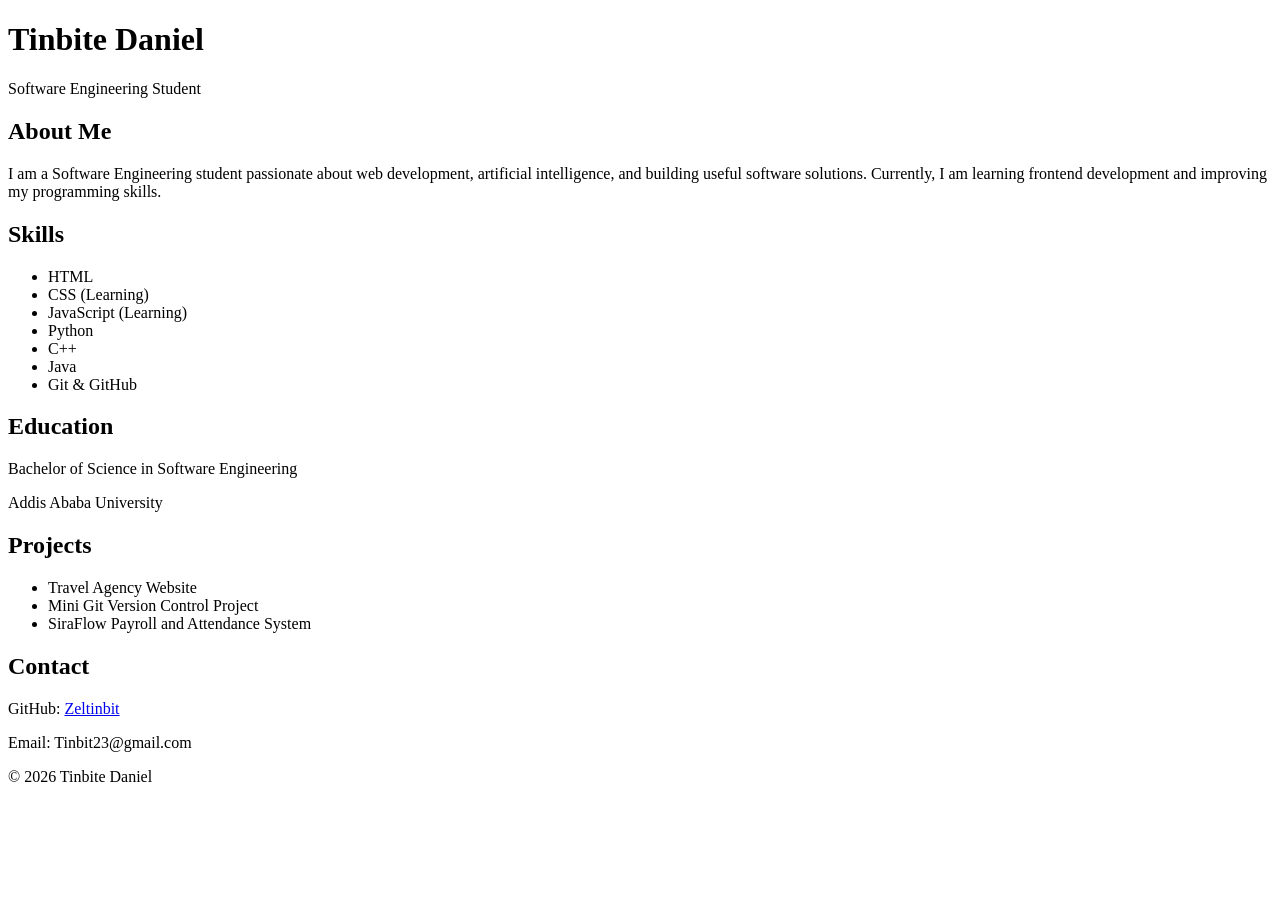
<file: DAY01/index.html>
<!DOCTYPE html>
<html lang="en">

<head>
    <meta charset="UTF-8">
    <meta name="viewport" content="width=device-width, initial-scale=1.0">
    <title>Tinbite Daniel - Profile</title>
</head>

<body>

    <!-- Header Section -->
    <header>
        <h1>Tinbite Daniel</h1>
        <p>Software Engineering Student</p>
    </header>


    <!-- About Me Section -->
    <section>
        <h2>About Me</h2>
        <p>
            I am a Software Engineering student passionate about web development,
            artificial intelligence, and building useful software solutions.
            Currently, I am learning frontend development and improving my programming skills.
        </p>
    </section>


    <!-- Skills Section -->
    <section>
        <h2>Skills</h2>

        <ul>
            <li>HTML</li>
            <li>CSS (Learning)</li>
            <li>JavaScript (Learning)</li>
            <li>Python</li>
            <li>C++</li>
            <li>Java</li>
            <li>Git & GitHub</li>
        </ul>
    </section>


    <!-- Education Section -->
    <section>
        <h2>Education</h2>

        <p>
            Bachelor of Science in Software Engineering
        </p>

        <p>
            Addis Ababa University
        </p>
    </section>


    <!-- Projects Section -->
    <section>
        <h2>Projects</h2>

        <ul>
            <li>Travel Agency Website</li>
            <li>Mini Git Version Control Project</li>
            <li>SiraFlow Payroll and Attendance System</li>
        </ul>
    </section>


    <!-- Contact Section -->
    <section>
        <h2>Contact</h2>

        <p>
            GitHub:
            <a href="https://github.com/Zeltinbit">
                Zeltinbit
            </a>
        </p>

        <p>
            Email: Tinbit23@gmail.com
        </p>
    </section>


    <!-- Footer -->
    <footer>
        <p>
            © 2026 Tinbite Daniel
        </p>
    </footer>


</body>

</html>
</file>
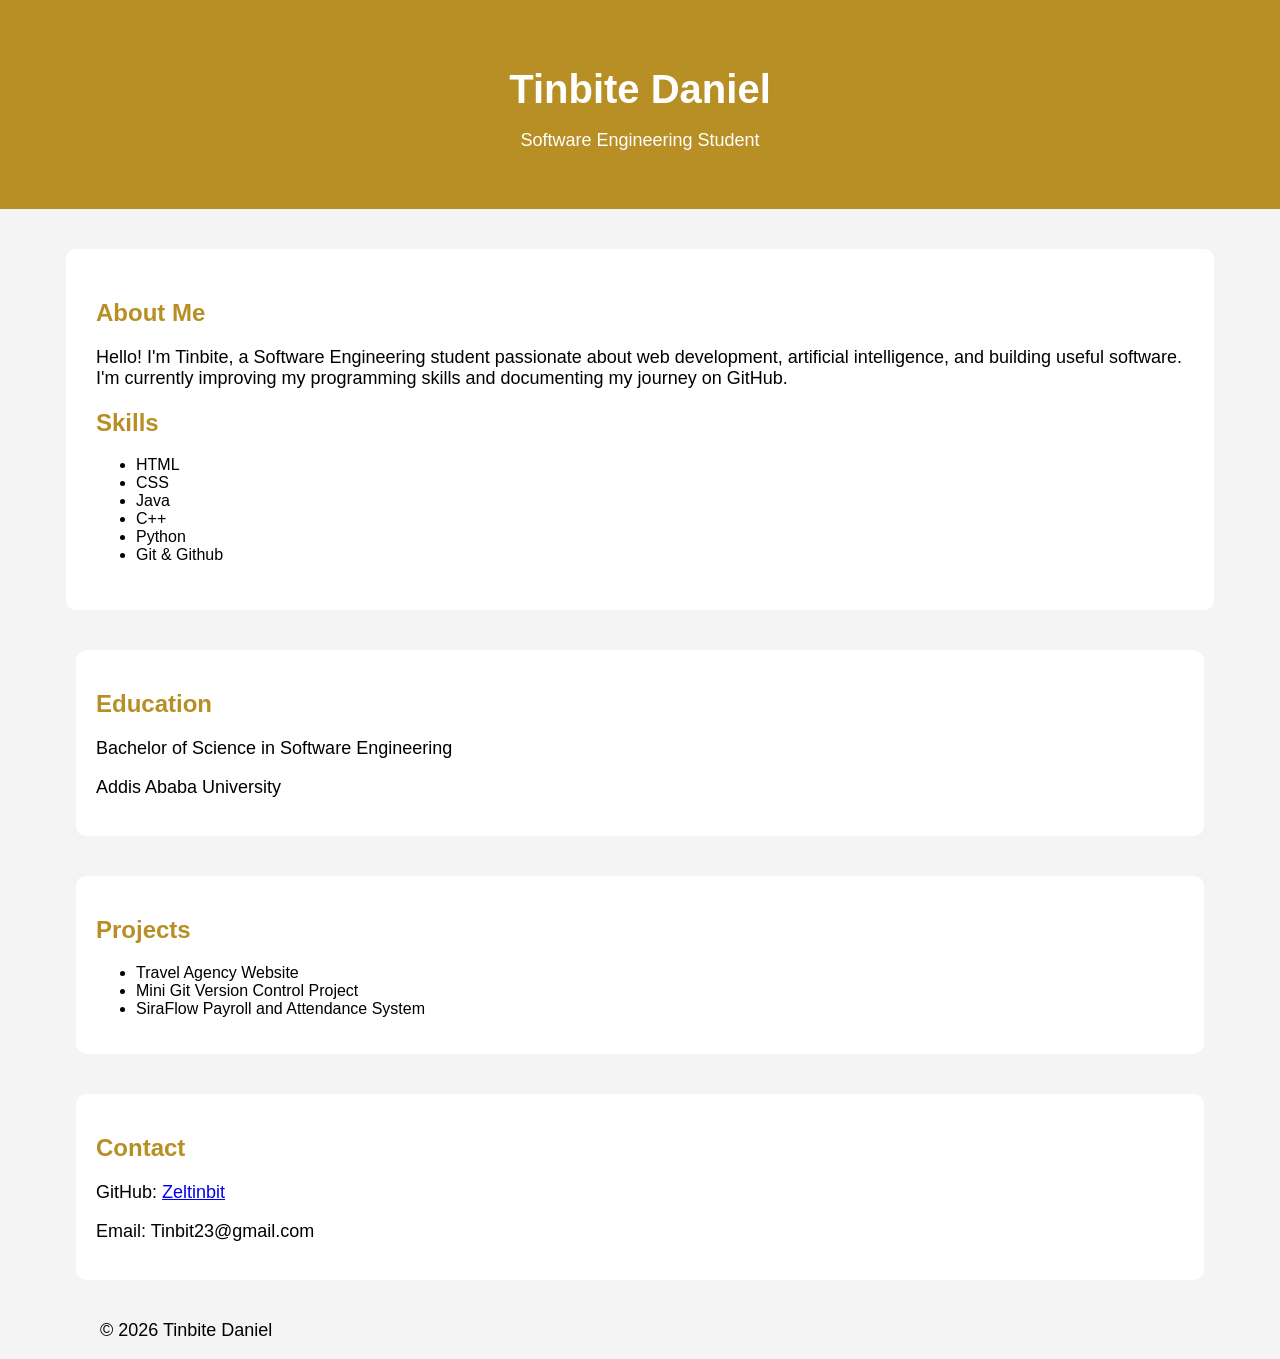
<file: DAY02/index.html>
<!DOCTYPE html>
<html lang="en">
    <head>
        <meta charset="UTF-8">
        <meta name="viewport" content="width=device-width, initial-scale=1.0">
        <title>My Profile</title>
        <link rel="stylesheet" href="style.css">
    </head>

    <body>
        <header>
            <h1>Tinbite Daniel</h1>
            <p>Software Engineering Student</p>
        </header>

        <section class="about">
            <h2>About Me</h2>
            <p>Hello! I'm Tinbite, a Software Engineering student passionate about
        web development, artificial intelligence, and building useful software.
        I'm currently improving my programming skills and documenting my journey
        on GitHub.</p>

        <h2>Skills</h2>
        <ul>
            <li>HTML</li>
            <li>CSS</li>
            <li>Java</li>
            <li>C++</li>
            <li>Python</li>
            <li>Git & Github</li>
        </ul>
        </section>

        <section class="education">
        <h2>Education</h2>

        <p>
            Bachelor of Science in Software Engineering
        </p>

        <p>
            Addis Ababa University
        </p>
    </section>

    <section class="projects">
        <h2>Projects</h2>

        <ul>
            <li>Travel Agency Website</li>
            <li>Mini Git Version Control Project</li>
            <li>SiraFlow Payroll and Attendance System</li>
        </ul>
    </section>

    <section class="contact">
        <h2>Contact</h2>

        <p>
            GitHub:
            <a href="https://github.com/Zeltinbit">
                Zeltinbit
            </a>
        </p>

        <p>
            Email: Tinbit23@gmail.com
        </p>
    </section>

    <footer>
        <p>
            © 2026 Tinbite Daniel
        </p>
    </footer>

    </body>
</html>
</file>
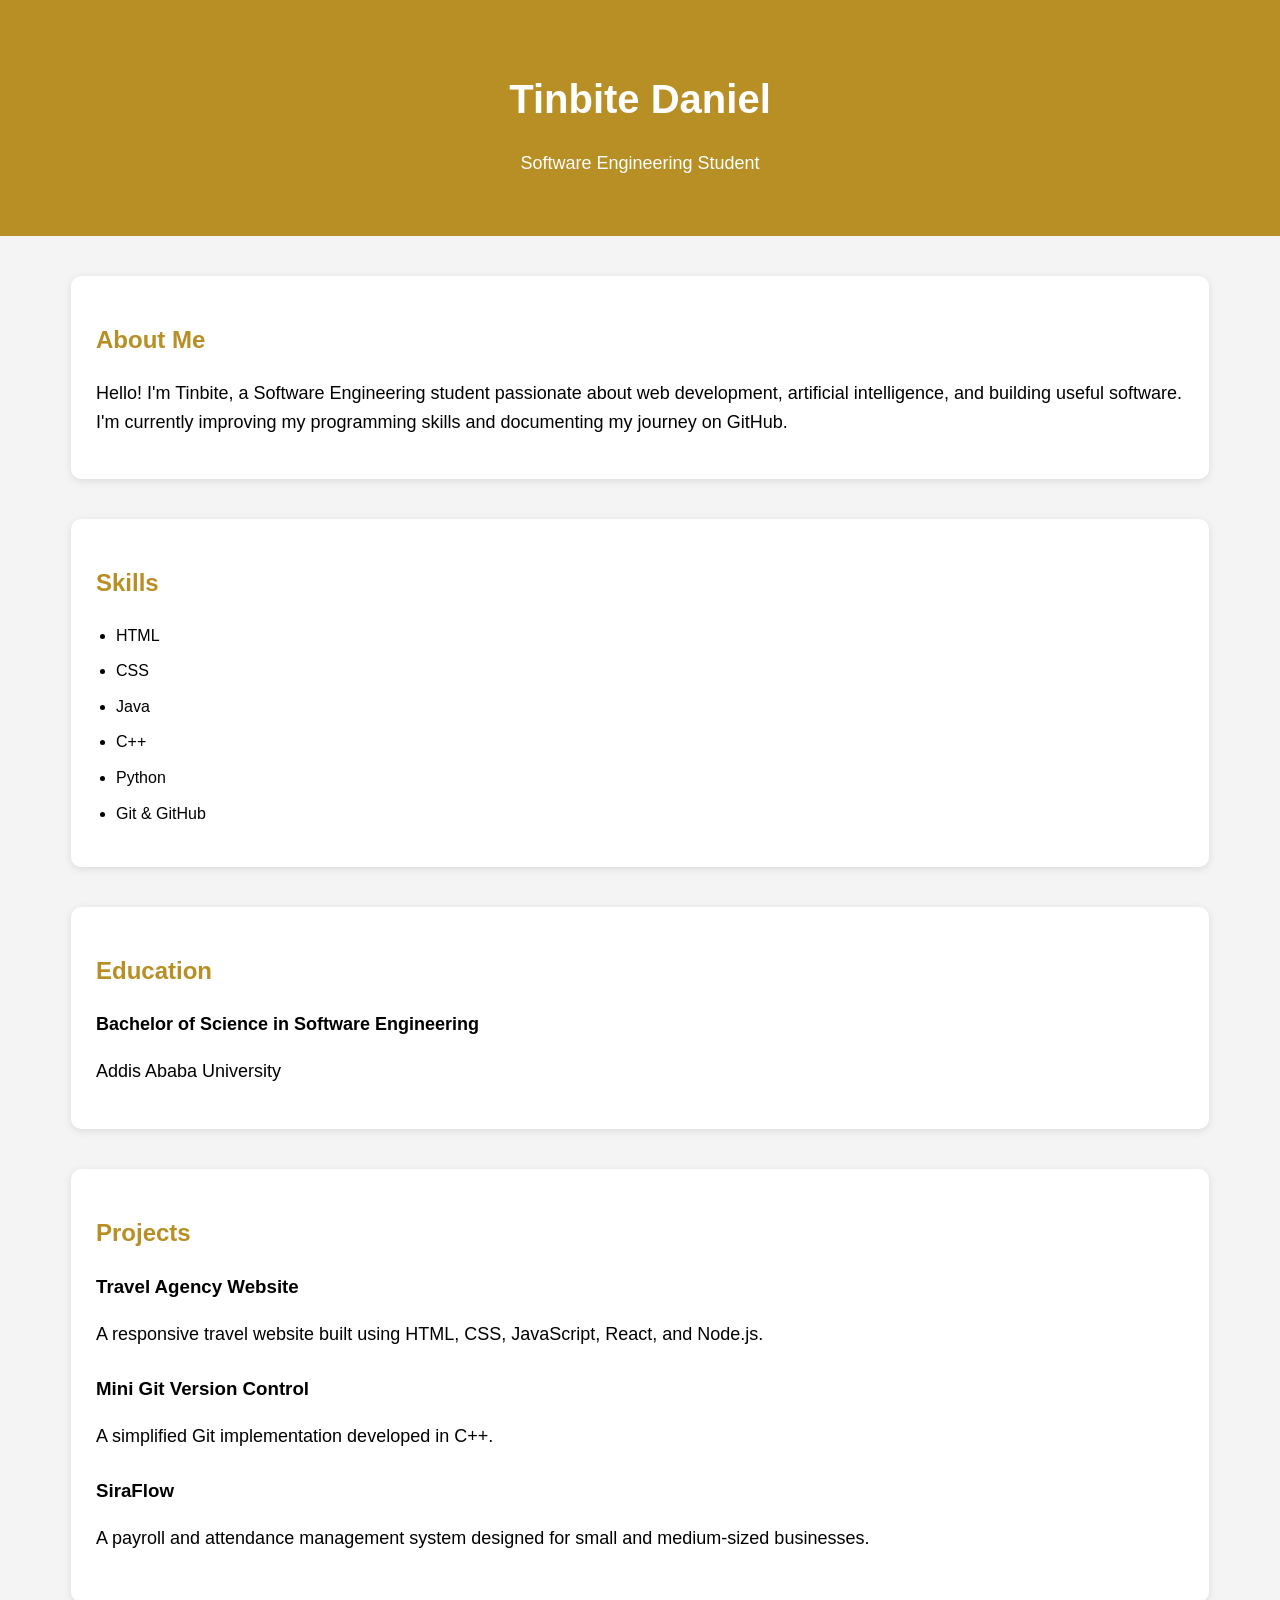
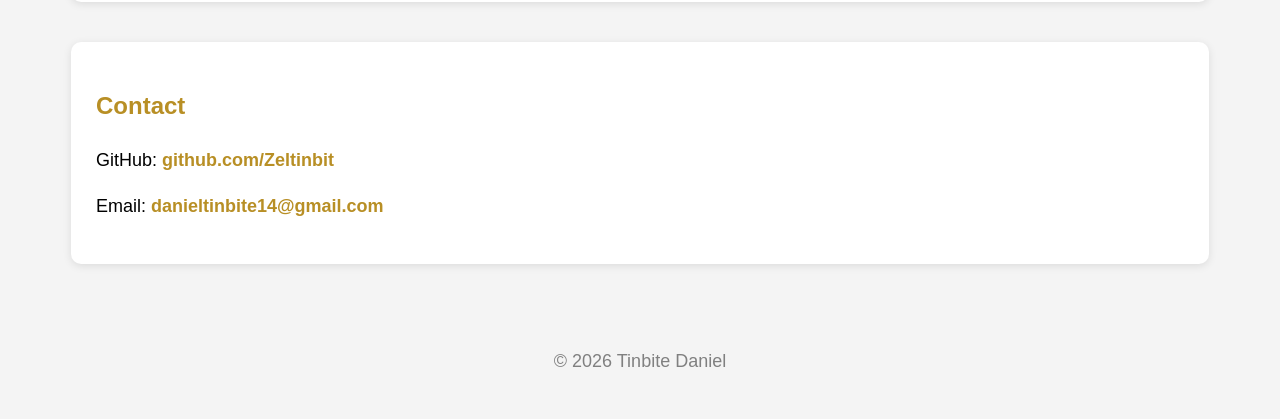
<file: DAY03/index.html>
<!DOCTYPE html>
<html lang="en">
<head>
    <meta charset="UTF-8">
    <meta name="viewport" content="width=device-width, initial-scale=1.0">
    <title>My Profile</title>
    <link rel="stylesheet" href="style.css">
</head>

<body>

    <header>
        <h1>Tinbite Daniel</h1>
        <p>Software Engineering Student</p>
    </header>

    <section class="about card">
        <h2>About Me</h2>

        <p>
            Hello! I'm Tinbite, a Software Engineering student passionate about
            web development, artificial intelligence, and building useful software.
            I'm currently improving my programming skills and documenting my journey
            on GitHub.
        </p>
    </section>

    <section class="skills card">
        <h2>Skills</h2>

        <ul>
            <li>HTML</li>
            <li>CSS</li>
            <li>Java</li>
            <li>C++</li>
            <li>Python</li>
            <li>Git & GitHub</li>
        </ul>
    </section>

    <section class="education card">
        <h2>Education</h2>

        <p><strong>Bachelor of Science in Software Engineering</strong></p>
        <p>Addis Ababa University</p>
    </section>

    <section class="projects card">
        <h2>Projects</h2>

        <div class="project">
            <h3>Travel Agency Website</h3>
            <p>A responsive travel website built using HTML, CSS, JavaScript, React, and Node.js.</p>
        </div>

        <div class="project">
            <h3>Mini Git Version Control</h3>
            <p>A simplified Git implementation developed in C++.</p>
        </div>

        <div class="project">
            <h3>SiraFlow</h3>
            <p>A payroll and attendance management system designed for small and medium-sized businesses.</p>
        </div>
    </section>

    <section class="contact card">
        <h2>Contact</h2>

        <p>
            GitHub:
            <a href="https://github.com/Zeltinbit" target="_blank">
                github.com/Zeltinbit
            </a>
        </p>

        <p>
            Email:
            <a href="mailto:danieltinbite14@gmail.com">
                danieltinbite14@gmail.com
            </a>
        </p>
    </section>

    <footer>
        <p>© 2026 Tinbite Daniel</p>
    </footer>

</body>
</html>
</file>
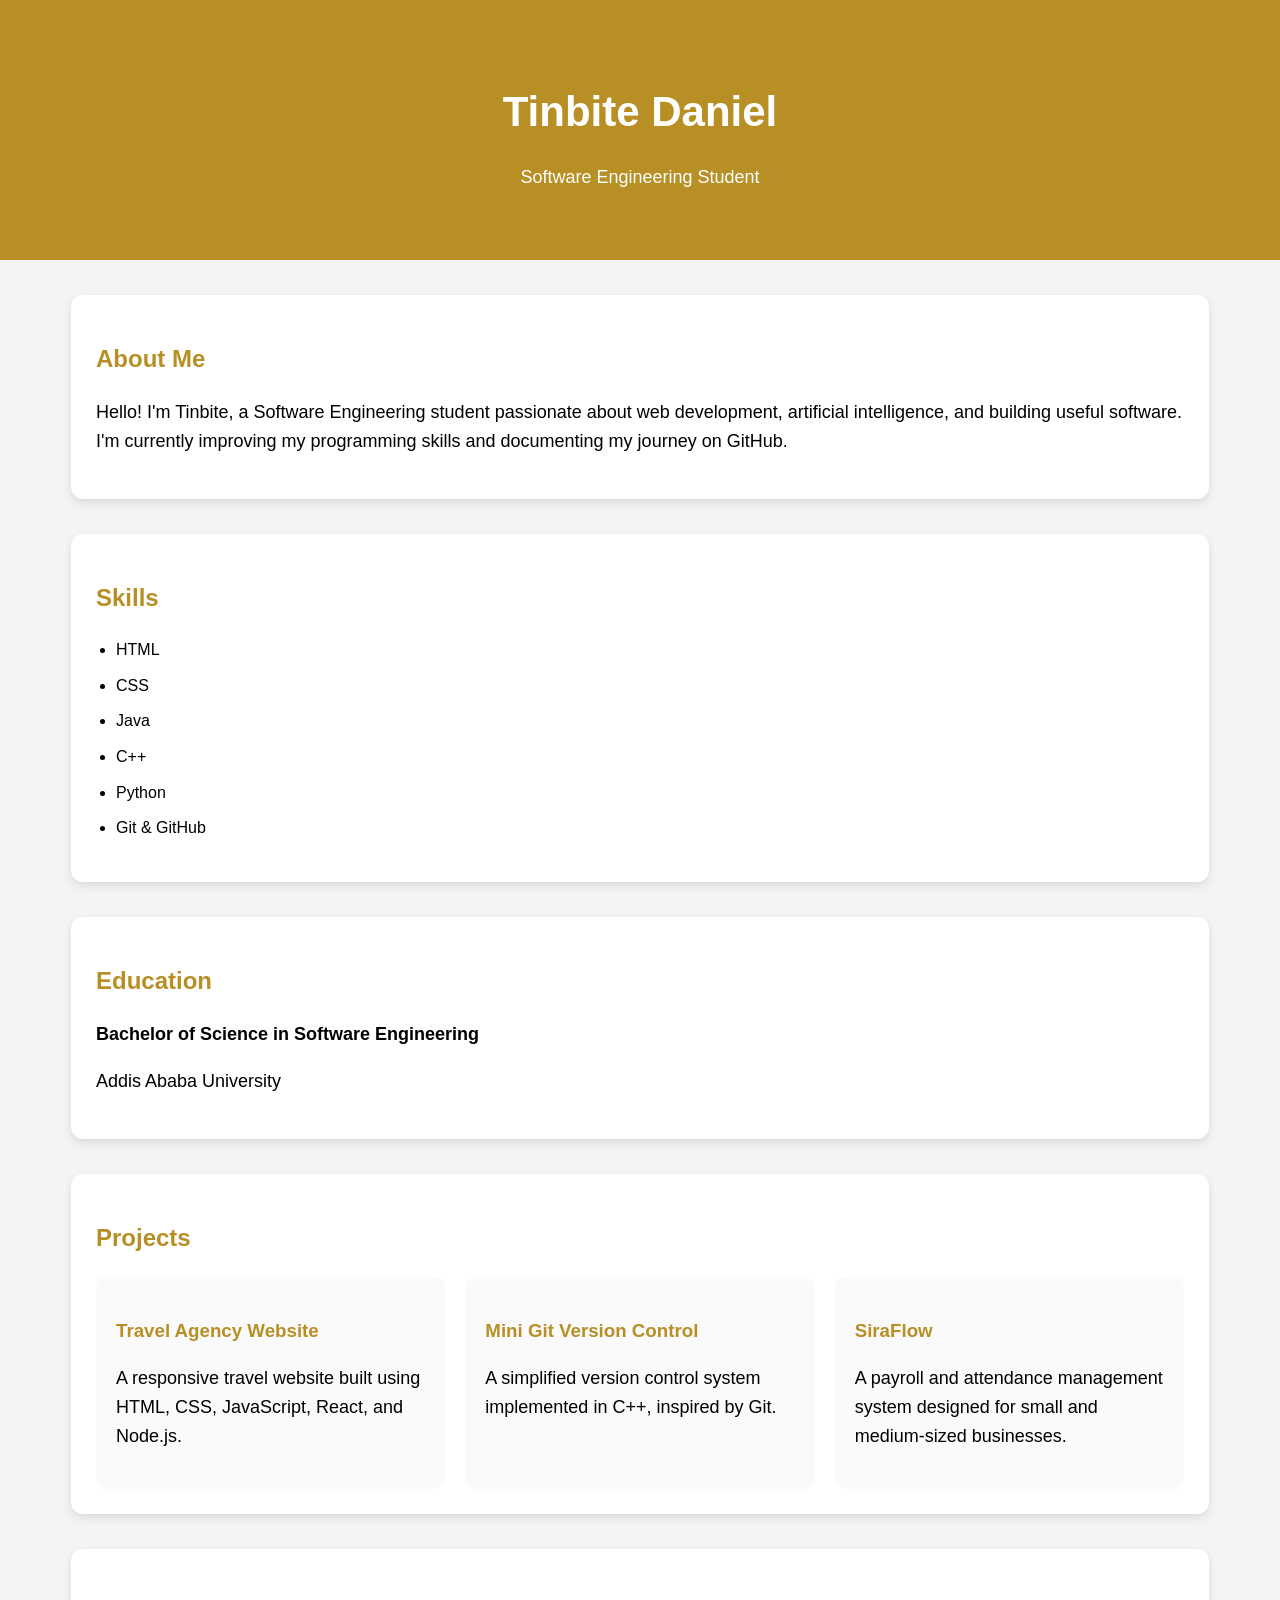
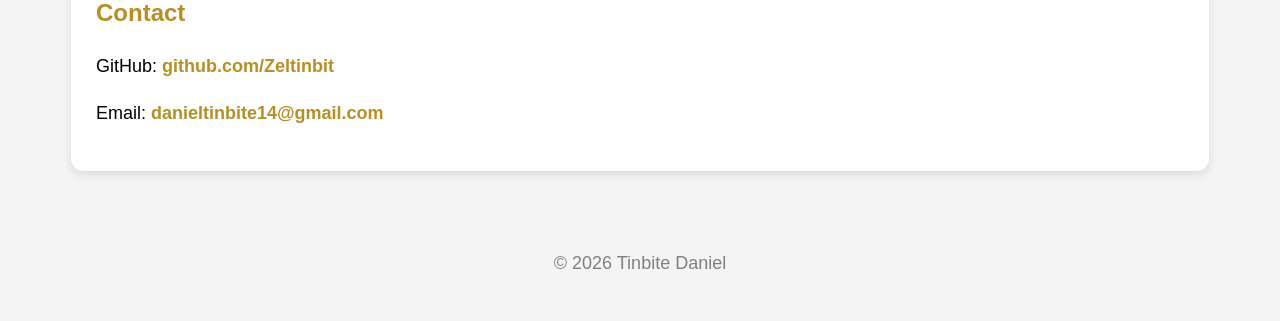
<file: DAY05/index.html>
<!DOCTYPE html>
<html lang="en">
<head>
    <meta charset="UTF-8">
    <meta name="viewport" content="width=device-width, initial-scale=1.0">
    <title>My Profile</title>
    <link rel="stylesheet" href="style.css">
</head>

<body>

    <header>
        <h1>Tinbite Daniel</h1>
        <p>Software Engineering Student</p>
    </header>

    <section class="about card">
        <h2>About Me</h2>

        <p>
            Hello! I'm Tinbite, a Software Engineering student passionate about
            web development, artificial intelligence, and building useful software.
            I'm currently improving my programming skills and documenting my journey
            on GitHub.
        </p>
    </section>

    <section class="skills card">
        <h2>Skills</h2>

        <ul>
            <li>HTML</li>
            <li>CSS</li>
            <li>Java</li>
            <li>C++</li>
            <li>Python</li>
            <li>Git & GitHub</li>
        </ul>
    </section>

    <section class="education card">
        <h2>Education</h2>

        <p><strong>Bachelor of Science in Software Engineering</strong></p>
        <p>Addis Ababa University</p>
    </section>

    <section class="projects card">
        <h2>Projects</h2>

        <div class="project-container">

            <div class="project-card">
                <h3>Travel Agency Website</h3>
                <p>
                    A responsive travel website built using HTML, CSS,
                    JavaScript, React, and Node.js.
                </p>
            </div>

            <div class="project-card">
                <h3>Mini Git Version Control</h3>
                <p>
                    A simplified version control system implemented in C++,
                    inspired by Git.
                </p>
            </div>

            <div class="project-card">
                <h3>SiraFlow</h3>
                <p>
                    A payroll and attendance management system designed for
                    small and medium-sized businesses.
                </p>
            </div>

        </div>
    </section>

    <section class="contact card">
        <h2>Contact</h2>

        <p>
            GitHub:
            <a href="https://github.com/Zeltinbit" target="_blank">
                github.com/Zeltinbit
            </a>
        </p>

        <p>
            Email:
            <a href="mailto:danieltinbite14@gmail.com">
                danieltinbite14@gmail.com
            </a>
        </p>
    </section>

    <footer>
        <p>© 2026 Tinbite Daniel</p>
    </footer>

</body>
</html>
</file>
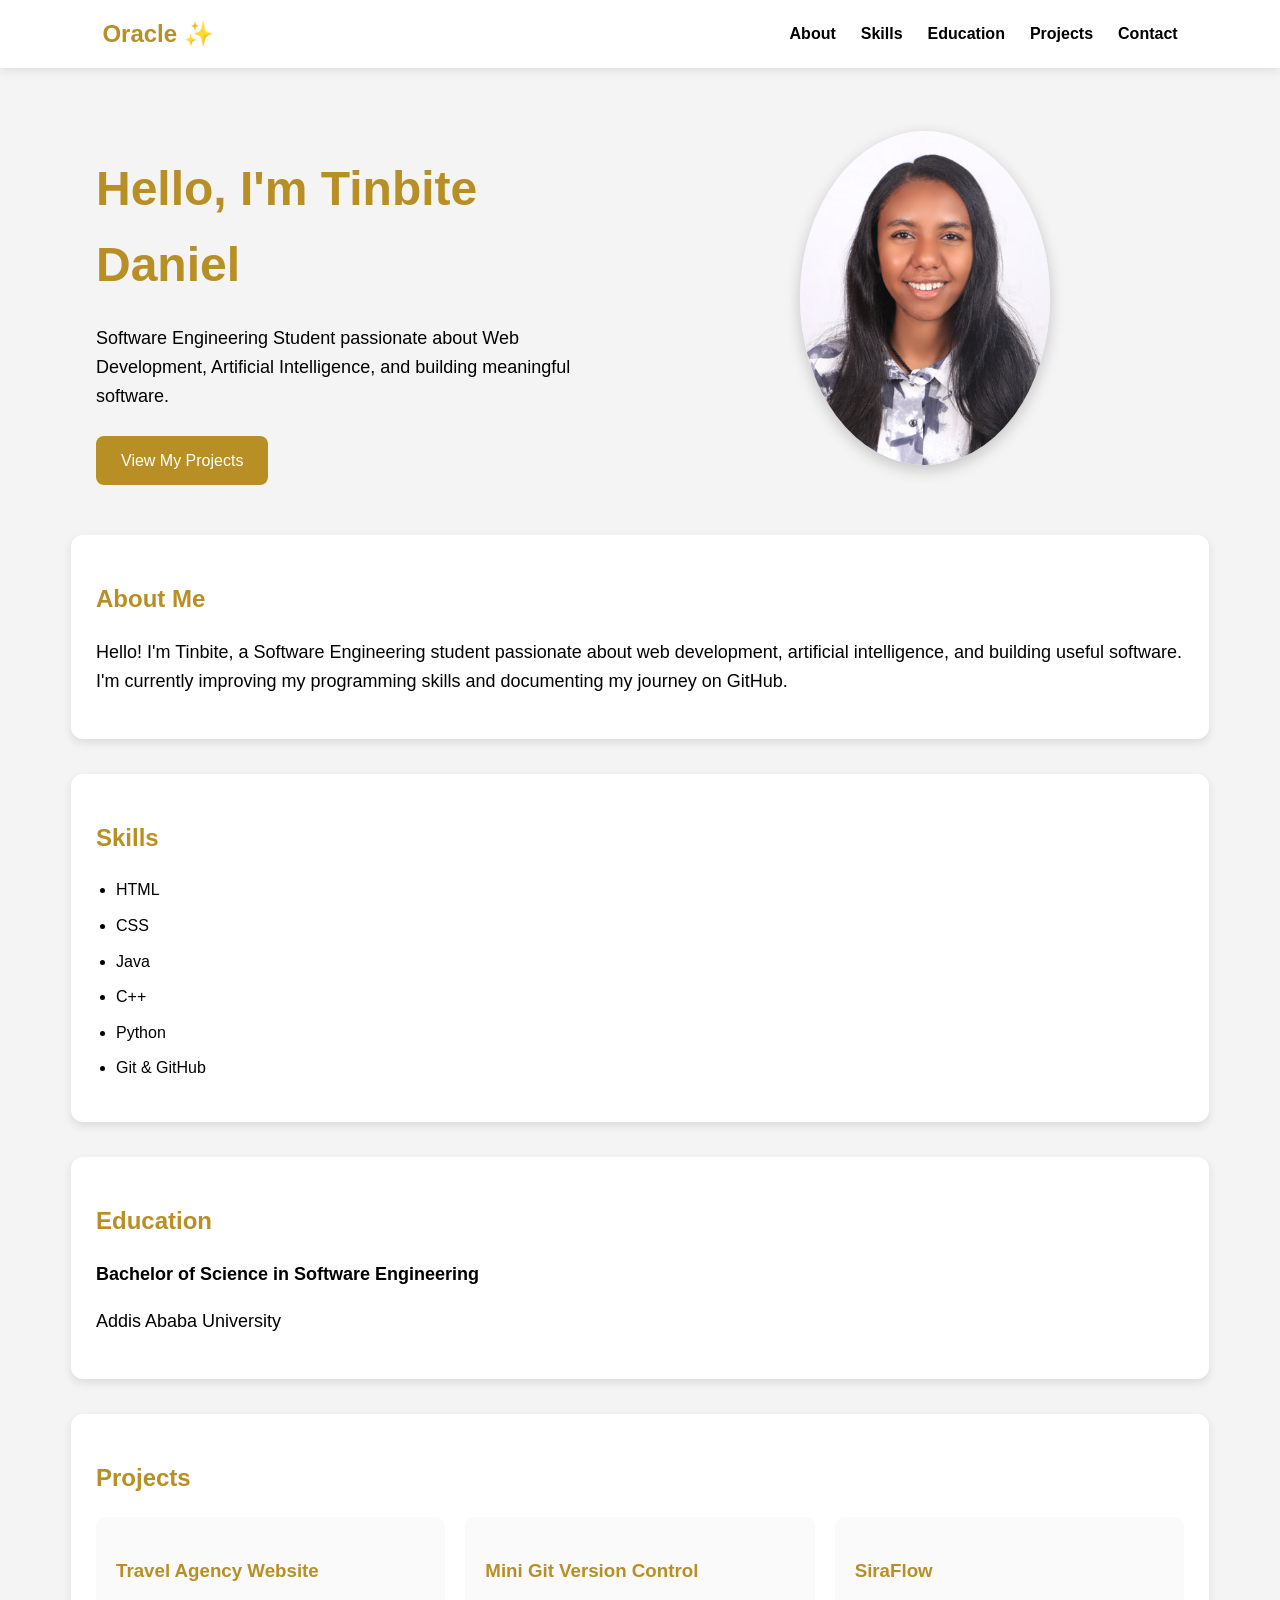
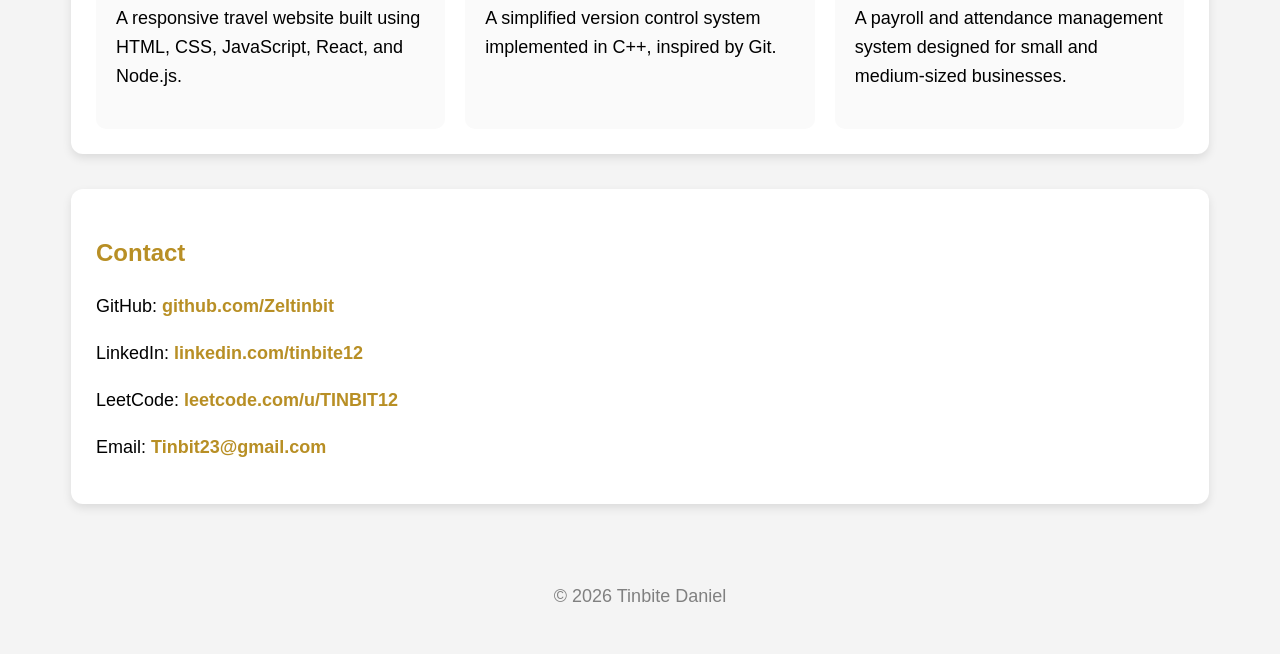
<file: DAY06/index.html>
<!DOCTYPE html>
<html lang="en">
<head>
    <meta charset="UTF-8">
    <meta name="viewport" content="width=device-width, initial-scale=1.0">
    <title>My Profile</title>
    <link rel="stylesheet" href="style.css">
</head>

<body>
    <nav>
        <h2 class="logo">Oracle ✨</h2>

        <ul class="nav-links">
            <li><a href="#about">About</a></li>
            <li><a href="#skills">Skills</a></li>
            <li><a href="#education">Education</a></li>
            <li><a href="#projects">Projects</a></li>
            <li><a href="#contact">Contact</a></li>
        </ul>
    </nav>

    <header class="hero">

        <div class="hero-text">
            <h1>Hello, I'm Tinbite Daniel</h1>

            <p>
                Software Engineering Student passionate about
                Web Development, Artificial Intelligence,
                and building meaningful software.
            </p>

            <a href="#projects" class="btn">
                View My Projects
            </a>

        </div>

        <div class="hero-image">

            <img
                src="PROFILE_tinbit.jpg"
                alt="Profile Picture">

        </div>

    </header>

    <section id="about" class="about card">
        <h2>About Me</h2>

        <p>
            Hello! I'm Tinbite, a Software Engineering student passionate about
            web development, artificial intelligence, and building useful software.
            I'm currently improving my programming skills and documenting my journey
            on GitHub.
        </p>
    </section>

    <section id="skills" class="skills card">
        <h2>Skills</h2>

        <ul>
            <li>HTML</li>
            <li>CSS</li>
            <li>Java</li>
            <li>C++</li>
            <li>Python</li>
            <li>Git & GitHub</li>
        </ul>
    </section>

    <section id="education" class="education card">
        <h2>Education</h2>

        <p><strong>Bachelor of Science in Software Engineering</strong></p>
        <p>Addis Ababa University</p>
    </section>

    <section id="projects" class="projects card">
        <h2>Projects</h2>

        <div class="project-container">

            <div class="project-card">
                <h3>Travel Agency Website</h3>
                <p>
                    A responsive travel website built using HTML, CSS,
                    JavaScript, React, and Node.js.
                </p>
            </div>

            <div class="project-card">
                <h3>Mini Git Version Control</h3>
                <p>
                    A simplified version control system implemented in C++,
                    inspired by Git.
                </p>
            </div>

            <div class="project-card">
                <h3>SiraFlow</h3>
                <p>
                    A payroll and attendance management system designed for
                    small and medium-sized businesses.
                </p>
            </div>

        </div>
    </section>

    <section id="contact" class="contact card">
        <h2>Contact</h2>

        <p>
            GitHub:
            <a href="https://github.com/Zeltinbit" target="_blank">
                github.com/Zeltinbit
            </a>
        </p>

        <p>
            LinkedIn:
            <a href="https://www.linkedin.com/in/tinbite12" target="_blank">
                linkedin.com/tinbite12
            </a>
        </p>

        <p>
            LeetCode:
            <a href="https://leetcode.com/u/TINBIT12" target="_blank">
                leetcode.com/u/TINBIT12
            </a>
        </p>

        <p>
            Email:
            <a href="mailto:danieltinbite14@gmail.com">
                Tinbit23@gmail.com
            </a>
        </p>
    </section>

    <footer>
        <p>© 2026 Tinbite Daniel</p>
    </footer>

</body>
</html>
</file>
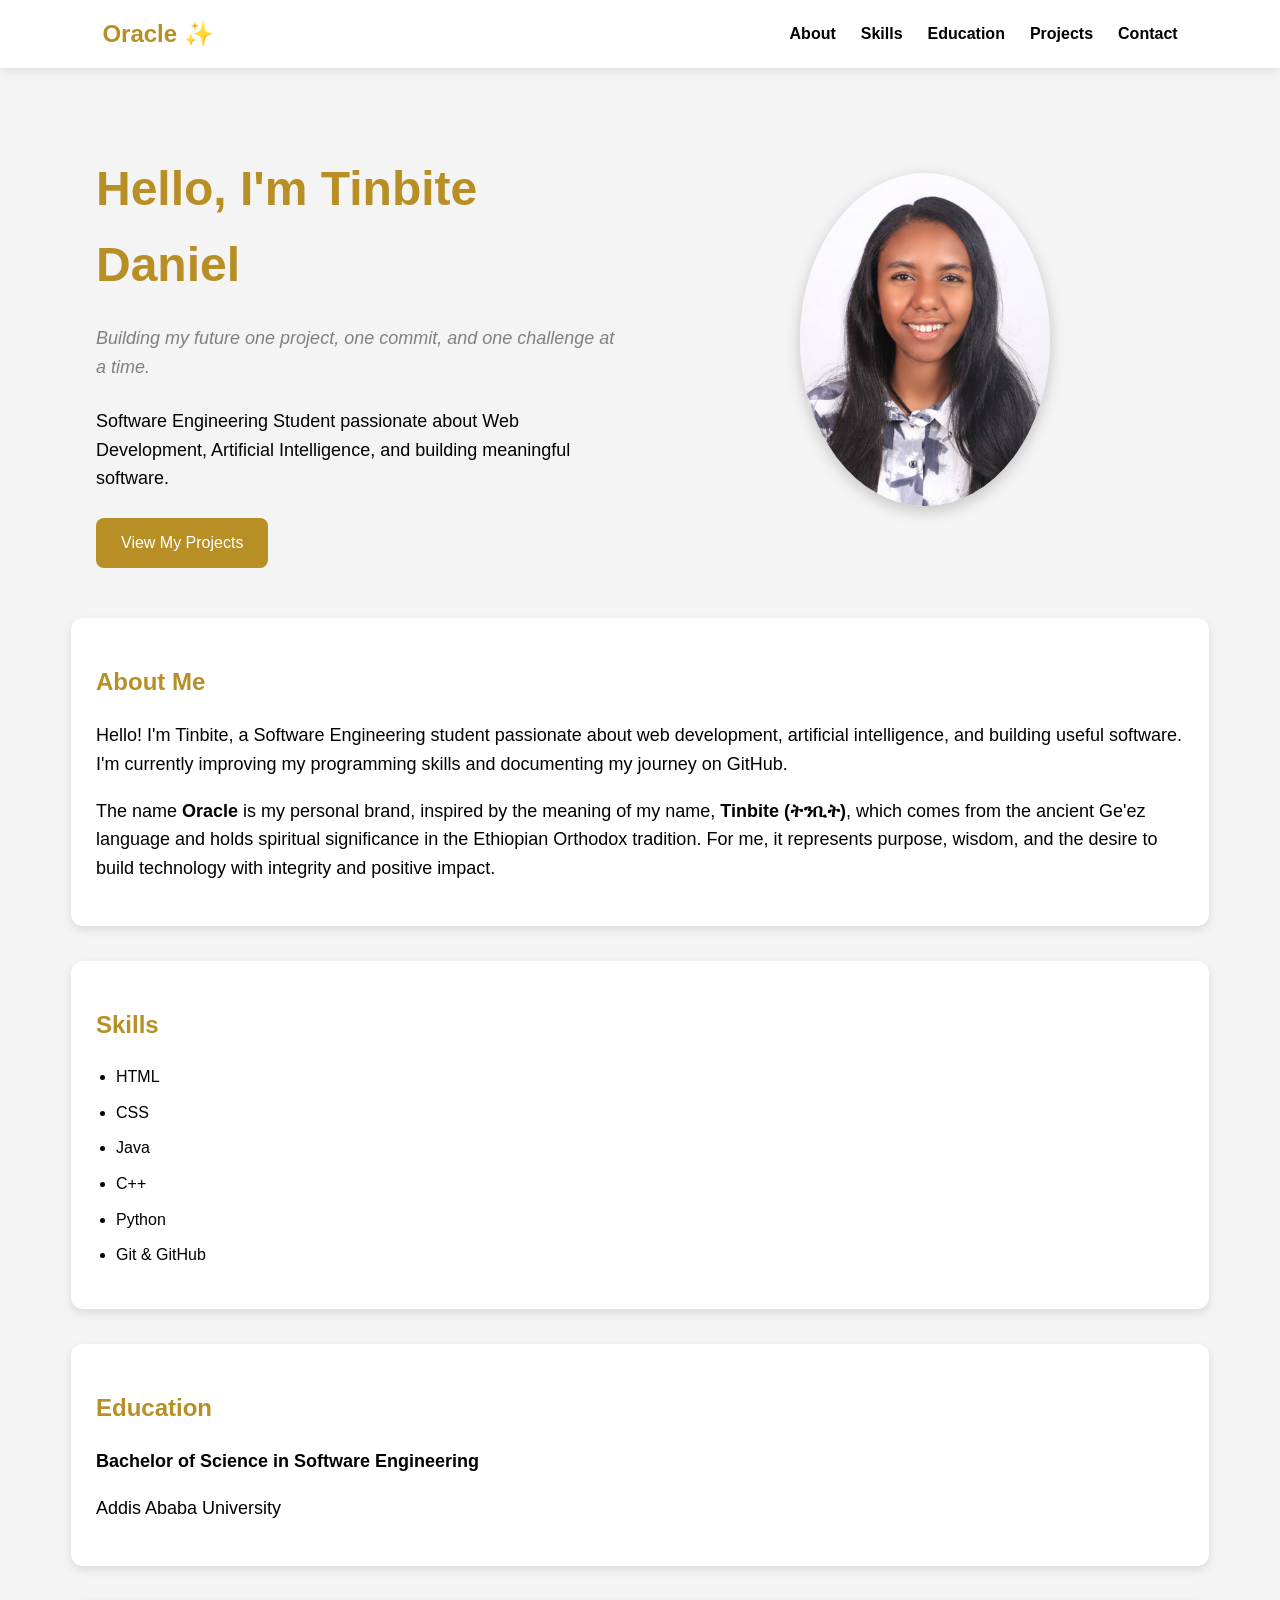
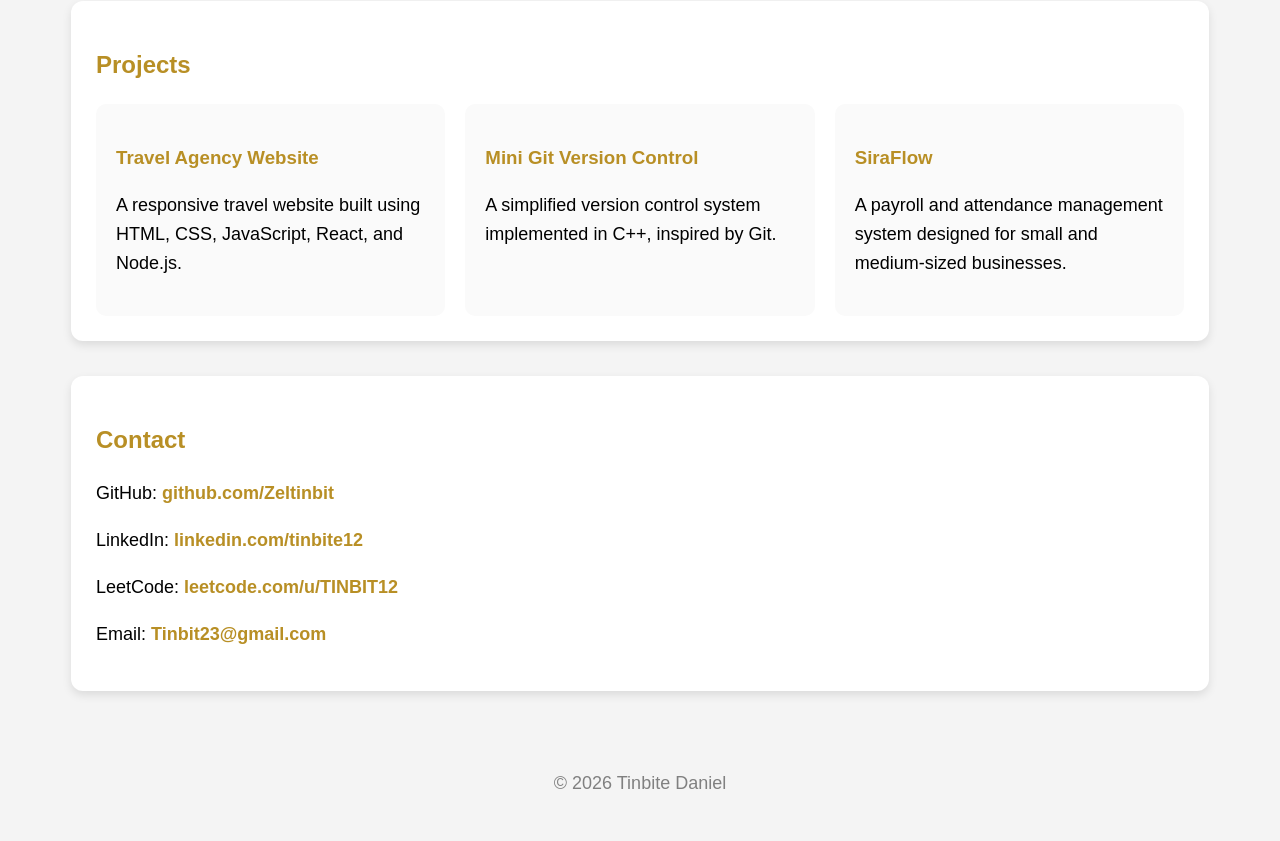
<file: DAY07/index.html>
<!DOCTYPE html>
<html lang="en">
<head>
    <meta charset="UTF-8">
    <meta name="viewport" content="width=device-width, initial-scale=1.0">
    <title>My Profile</title>
    <link rel="stylesheet" href="style.css">
</head>

<body>
    <nav>
        <h2 class="logo">Oracle ✨</h2>

        <ul class="nav-links">
            <li><a href="#about">About</a></li>
            <li><a href="#skills">Skills</a></li>
            <li><a href="#education">Education</a></li>
            <li><a href="#projects">Projects</a></li>
            <li><a href="#contact">Contact</a></li>
        </ul>
    </nav>

    <header class="hero">

        <div class="hero-text">
            <h1>Hello, I'm Tinbite Daniel</h1>

            <p class="hero-subtitle">
                Building my future one project, one commit, and one challenge at a time.
            </p>

            <p>
                Software Engineering Student passionate about
                Web Development, Artificial Intelligence,
                and building meaningful software.
            </p>

            <a href="#projects" class="btn">
                View My Projects
            </a>

        </div>

        <div class="hero-image">

            <img
                src="PROFILE_tinbit.jpg"
                alt="Tinbite Daniel">

        </div>

    </header>

    <section id="about" class="about card">
        <h2>About Me</h2>

        <p>
            Hello! I'm Tinbite, a Software Engineering student passionate about
            web development, artificial intelligence, and building useful software.
            I'm currently improving my programming skills and documenting my journey
            on GitHub.
        </p>

        <p>
            The name <strong>Oracle</strong> is my personal brand, inspired by the meaning of my name,
            <strong>Tinbite (ትንቢት)</strong>, which comes from the ancient Ge'ez language and holds spiritual
            significance in the Ethiopian Orthodox tradition. For me, it represents purpose, wisdom,
            and the desire to build technology with integrity and positive impact.
        </p>
    </section>

    <section id="skills" class="skills card">
        <h2>Skills</h2>

        <ul>
            <li>HTML</li>
            <li>CSS</li>
            <li>Java</li>
            <li>C++</li>
            <li>Python</li>
            <li>Git & GitHub</li>
        </ul>
    </section>

    <section id="education" class="education card">
        <h2>Education</h2>

        <p><strong>Bachelor of Science in Software Engineering</strong></p>
        <p>Addis Ababa University</p>
    </section>

    <section id="projects" class="projects card">
        <h2>Projects</h2>

        <div class="project-container">

            <div class="project-card">
                <h3>Travel Agency Website</h3>
                <p>
                    A responsive travel website built using HTML, CSS,
                    JavaScript, React, and Node.js.
                </p>
            </div>

            <div class="project-card">
                <h3>Mini Git Version Control</h3>
                <p>
                    A simplified version control system implemented in C++,
                    inspired by Git.
                </p>
            </div>

            <div class="project-card">
                <h3>SiraFlow</h3>
                <p>
                    A payroll and attendance management system designed for
                    small and medium-sized businesses.
                </p>
            </div>

        </div>
    </section>

    <section id="contact" class="contact card">
        <h2>Contact</h2>

        <p>
            GitHub:
            <a href="https://github.com/Zeltinbit" target="_blank">
                github.com/Zeltinbit
            </a>
        </p>

        <p>
            LinkedIn:
            <a href="https://www.linkedin.com/in/tinbite12" target="_blank">
                linkedin.com/tinbite12
            </a>
        </p>

        <p>
            LeetCode:
            <a href="https://leetcode.com/u/TINBIT12" target="_blank">
                leetcode.com/u/TINBIT12
            </a>
        </p>

        <p>
            Email:
            <a href="mailto:danieltinbite14@gmail.com">
                Tinbit23@gmail.com
            </a>
        </p>
    </section>

    <footer>
        <p>© 2026 Tinbite Daniel</p>
    </footer>

</body>
</html>
</file>
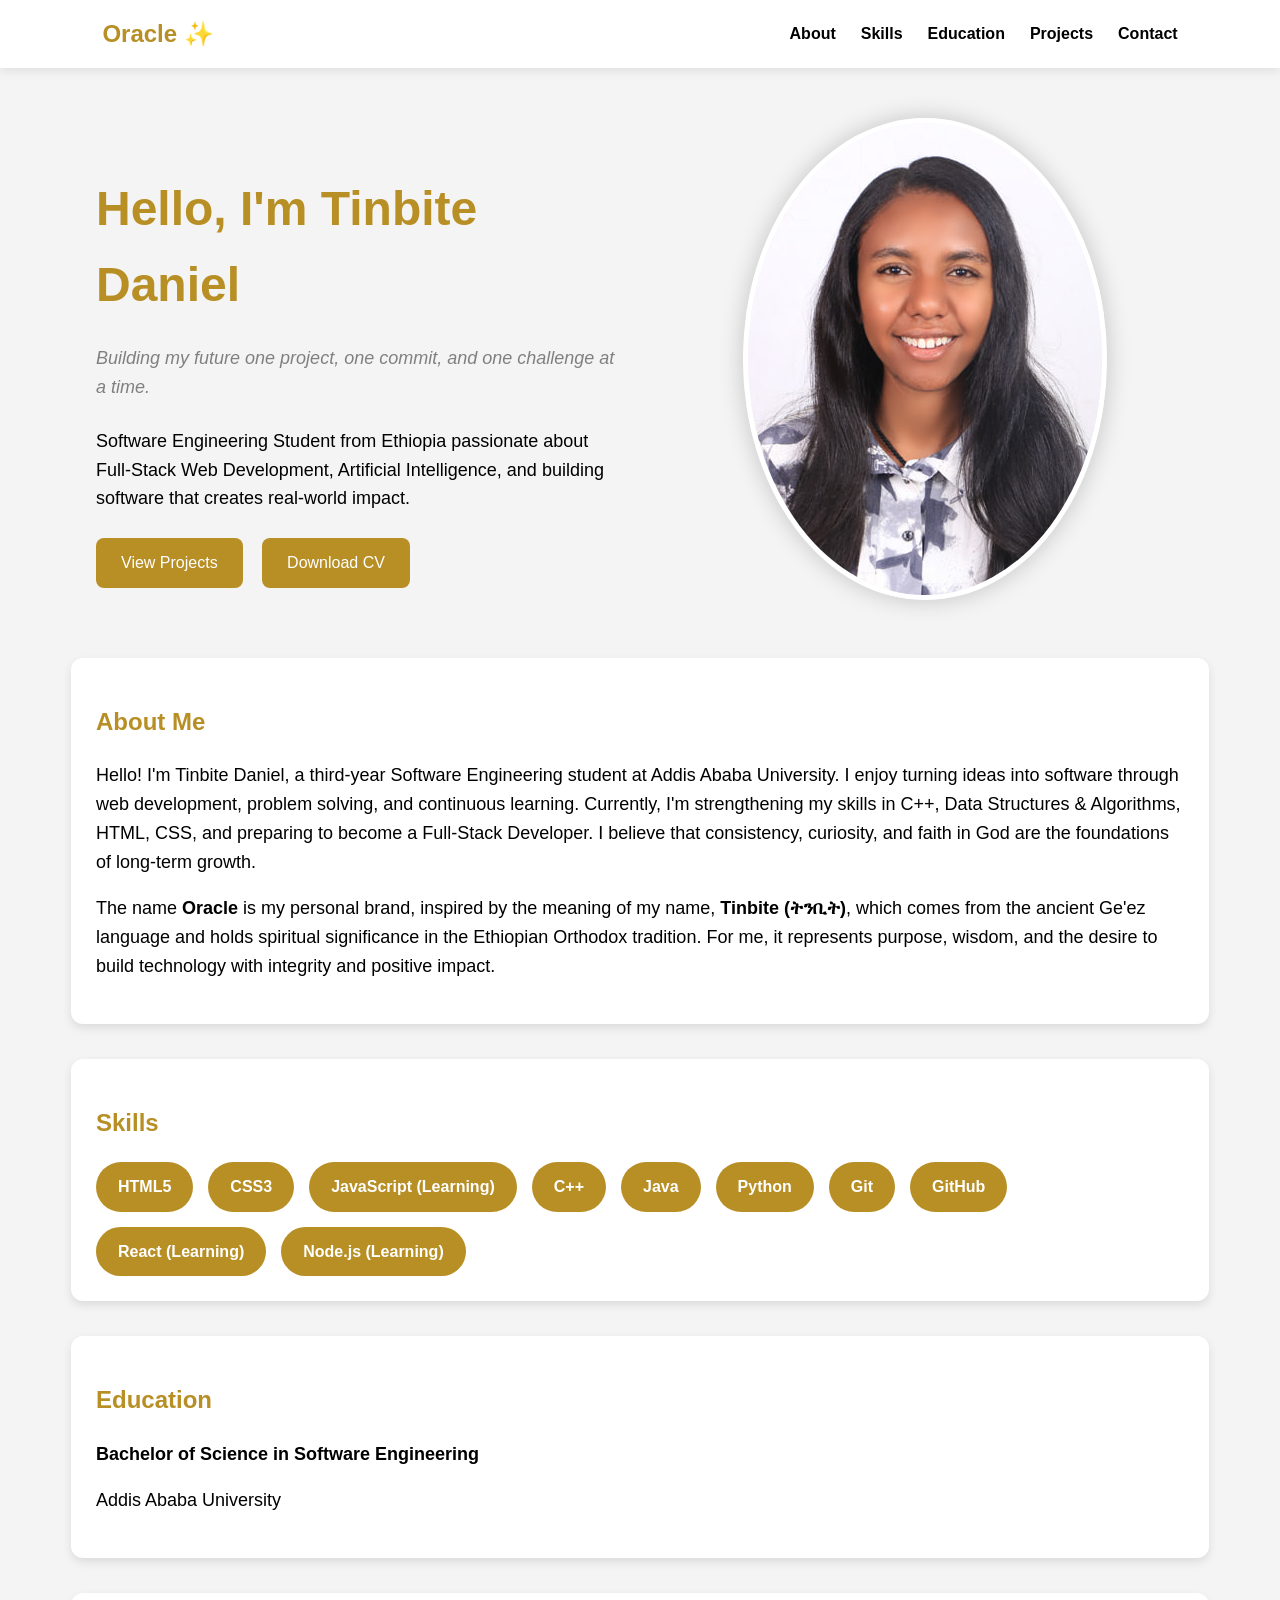
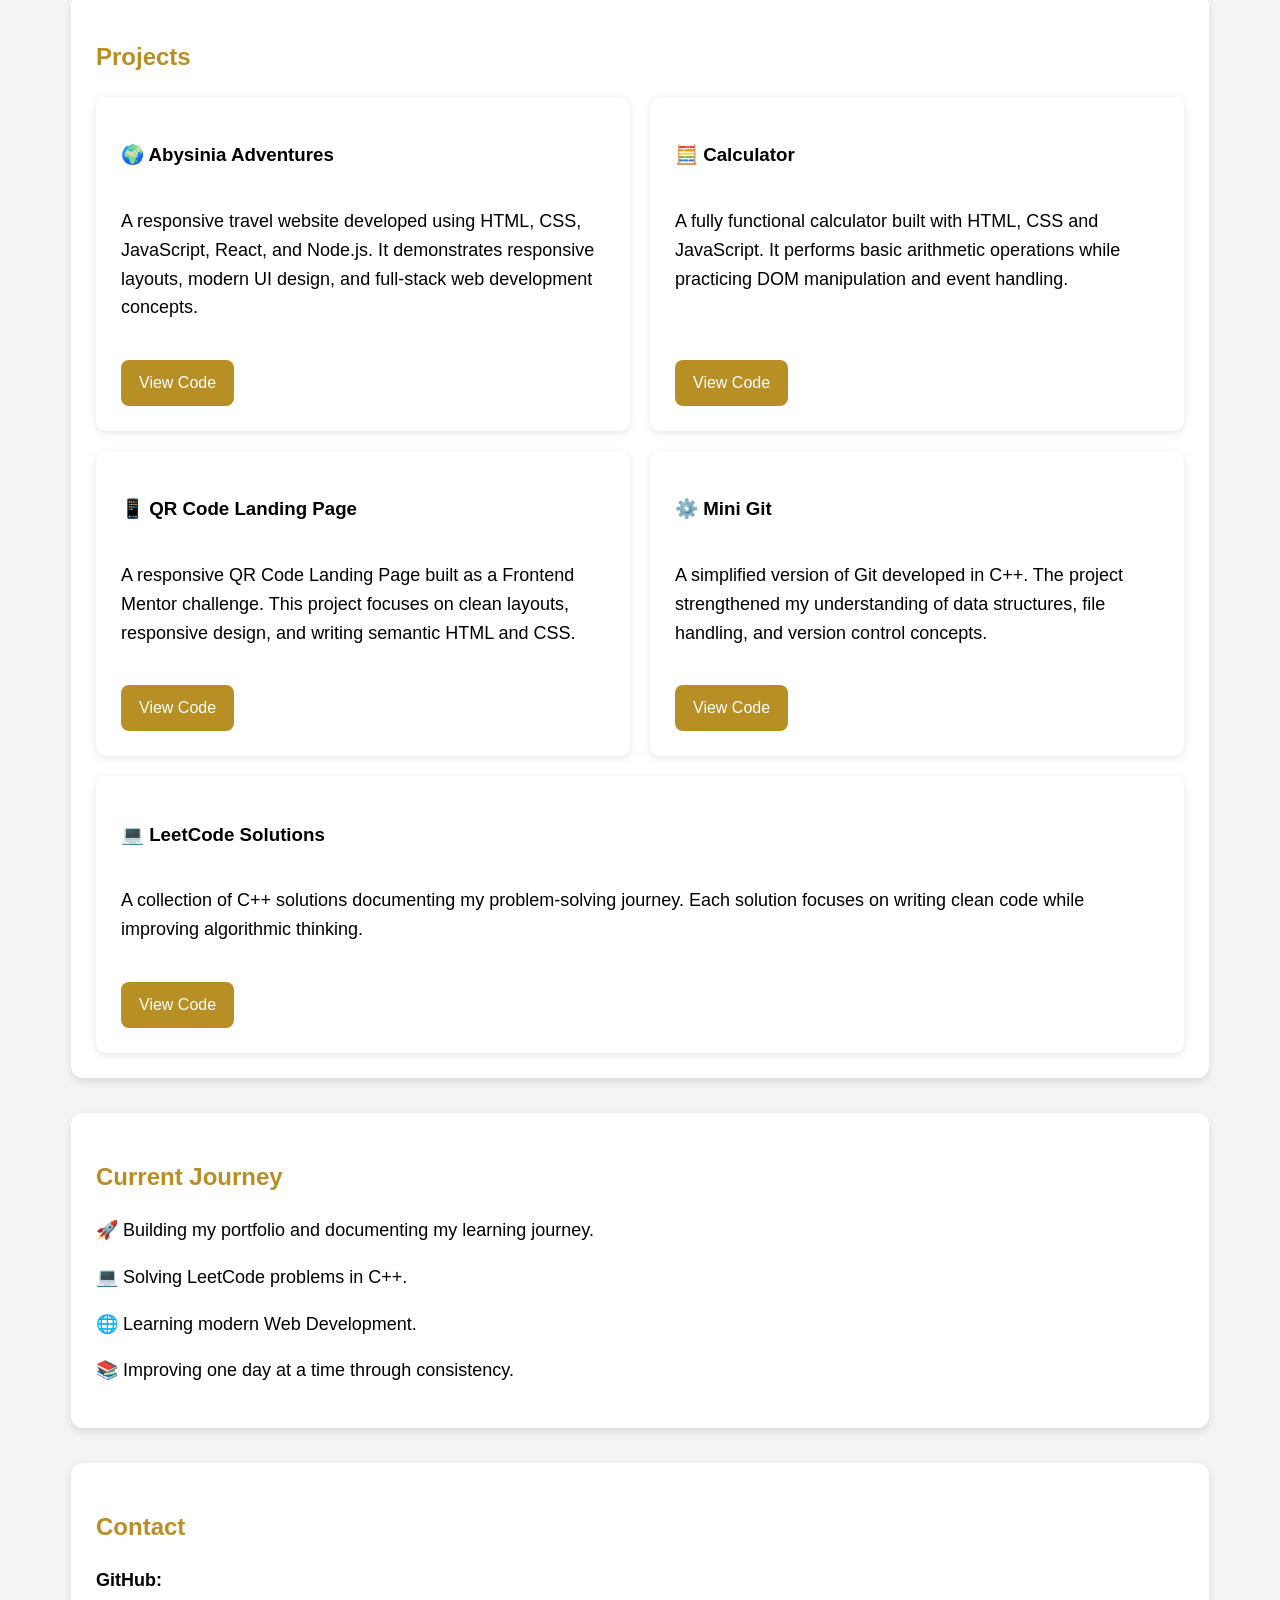
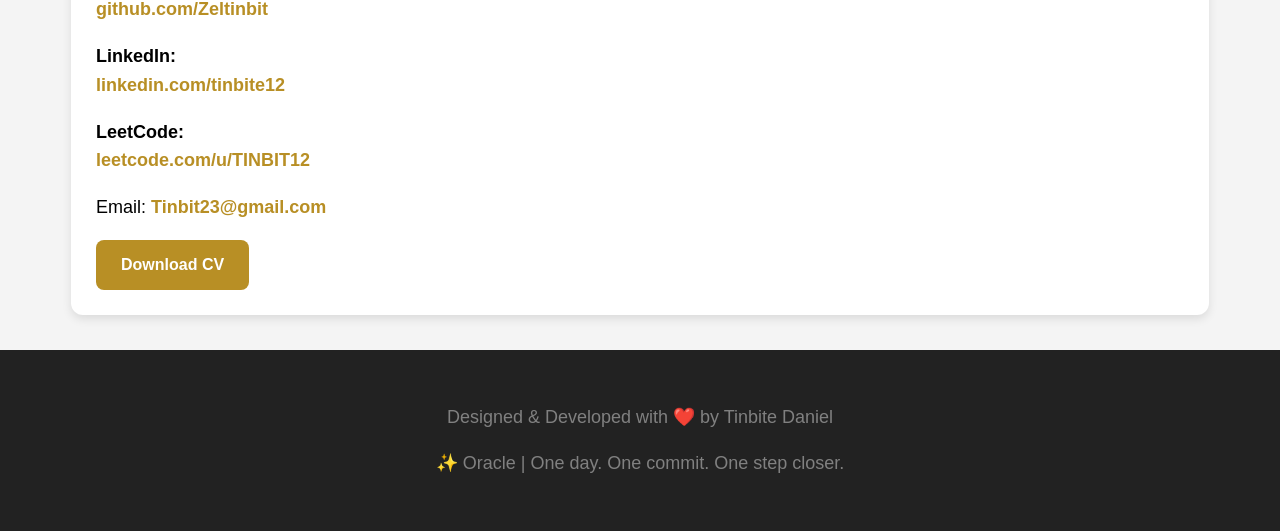
<file: DAY08/index.html>
<!DOCTYPE html>
<html lang="en">
<head>
    <meta charset="UTF-8">
    <meta name="viewport" content="width=device-width, initial-scale=1.0">
    <title>My Profile</title>
    <link rel="stylesheet" href="style.css">
</head>

<body>
    <nav>
        <h2 class="logo">Oracle ✨</h2>

        <ul class="nav-links">
            <li><a href="#about">About</a></li>
            <li><a href="#skills">Skills</a></li>
            <li><a href="#education">Education</a></li>
            <li><a href="#projects">Projects</a></li>
            <li><a href="#contact">Contact</a></li>
        </ul>
    </nav>

    <header class="hero">

        <div class="hero-text">
            <h1>Hello, I'm Tinbite Daniel</h1>

            <p class="hero-subtitle">
                Building my future one project, one commit, and one challenge at a time.
            </p>

            <p>
                Software Engineering Student from Ethiopia passionate about
                Full-Stack Web Development, Artificial Intelligence,
                and building software that creates real-world impact.
            </p>

            <a href="#projects" class="btn">
            View Projects
            </a>

            <a href="Tinbite_Daniel_CV.pdf"
            download
            class="btn btn-secondary">
            Download CV
            </a>

        </div>

        <div class="hero-image">

            <img
                src="PROFILE_tinbit.jpg"
                alt="Tinbite Daniel">

        </div>

    </header>

    <section id="about" class="about card">
        <h2>About Me</h2>

        <p>
            Hello! I'm Tinbite Daniel, a third-year Software Engineering student at Addis Ababa University.
            I enjoy turning ideas into software through web development, problem solving, and continuous learning.
            Currently, I'm strengthening my skills in C++, Data Structures & Algorithms, HTML, CSS, and preparing to become a Full-Stack Developer.
            I believe that consistency, curiosity, and faith in God are the foundations of long-term growth.
        </p>

        <p>
            The name <strong>Oracle</strong> is my personal brand, inspired by the meaning of my name,
            <strong>Tinbite (ትንቢት)</strong>, which comes from the ancient Ge'ez language and holds spiritual
            significance in the Ethiopian Orthodox tradition. For me, it represents purpose, wisdom,
            and the desire to build technology with integrity and positive impact.
        </p>
    </section>

    <section id="skills" class="skills card">

        <h2>Skills</h2>

        <div class="skills-container">

            <div class="skill-card">HTML5</div>

            <div class="skill-card">CSS3</div>

            <div class="skill-card">JavaScript (Learning)</div>

            <div class="skill-card">C++</div>

            <div class="skill-card">Java</div>

            <div class="skill-card">Python</div>

            <div class="skill-card">Git</div>

            <div class="skill-card">GitHub</div>

            <div class="skill-card">React (Learning)</div>

            <div class="skill-card">Node.js (Learning)</div>

        </div>

    </section>

    <section id="education" class="education card">
        <h2>Education</h2>

        <p><strong>Bachelor of Science in Software Engineering</strong></p>
        <p>Addis Ababa University</p>
    </section>

    <section id="projects" class="projects card">

        <h2>Projects</h2>

        <div class="project-container">

        <!-- Travel Agency -->

        <div class="project-card">

        <h3>🌍 Abysinia Adventures</h3>

        <p>
        A responsive travel website developed using HTML, CSS,
        JavaScript, React, and Node.js. It demonstrates responsive layouts,
        modern UI design, and full-stack web development concepts.
        </p>

        <div class="project-buttons">

        <a href="https://github.com/Tinbit12/Abyssinia-Adventures" target="_blank" class="btn-project">
        View Code
        </a>
        </div>

        </div>

        <!-- Calculator -->

        <div class="project-card">

        <h3>🧮 Calculator</h3>

        <p>
        A fully functional calculator built with HTML, CSS and JavaScript.
        It performs basic arithmetic operations while practicing DOM
        manipulation and event handling.
        </p>

        <div class="project-buttons">

        <a href="https://github.com/Tinbit12/calculator" target="_blank" class="btn-project">
        View Code
        </a>

        </div>

        </div>

        <!-- QR Code -->

        <div class="project-card">

        <h3>📱 QR Code Landing Page</h3>

        <p>
        A responsive QR Code Landing Page built as a Frontend Mentor challenge.
        This project focuses on clean layouts, responsive design,
        and writing semantic HTML and CSS.
        </p>

        <div class="project-buttons">

        <a href="https://github.com/Tinbit12/qr-code-component" target="_blank" class="btn-project">
        View Code
        </a>

        </div>

        </div>

        <!-- Mini Git -->

        <div class="project-card">

        <h3>⚙️ Mini Git</h3>

        <p>
        A simplified version of Git developed in C++.
        The project strengthened my understanding of data structures,
        file handling, and version control concepts.
        </p>

        <div class="project-buttons">

        <a href="https://github.com/Zeltinbit/minigit" target="_blank" class="btn-project">
        View Code
        </a>

        </div>

        </div>

        <!-- LeetCode -->

        <div class="project-card">

        <h3>💻 LeetCode Solutions</h3>

        <p>
        A collection of C++ solutions documenting my problem-solving journey.
        Each solution focuses on writing clean code while improving algorithmic thinking.
        </p>

        <div class="project-buttons">

        <a href="https://github.com/Zeltinbit/leetcode-solutions" target="_blank" class="btn-project">
        View Code
        </a>

        </div>

        </div>

        </div>

        </section>

                        

    <section class="card">

        <h2>Current Journey</h2>

        <p>

        🚀 Building my portfolio and documenting my learning journey.

        </p>

        <p>

        💻 Solving LeetCode problems in C++.

        </p>

        <p>

        🌐 Learning modern Web Development.

        </p>

        <p>

        📚 Improving one day at a time through consistency.

        </p>

    </section>

    <section id="contact" class="contact card">
        <h2>Contact</h2>

        <p>
            <strong>GitHub:</strong><br>
            <a href="https://github.com/Zeltinbit" target="_blank">
                github.com/Zeltinbit
            </a>
        </p>

        <p>
            <strong>LinkedIn:</strong><br>
            <a href="https://www.linkedin.com/in/tinbite12" target="_blank">
                linkedin.com/tinbite12
            </a>
        </p>

        <p>
            <strong>LeetCode:</strong><br>
            <a href="https://leetcode.com/u/TINBIT12" target="_blank">
                leetcode.com/u/TINBIT12
            </a>
        </p>

        <p>
            Email:
            <a href="mailto:danieltinbite14@gmail.com">
                Tinbit23@gmail.com
            </a>
        </p>

        <a href="Tinbite_Daniel_CV.pdf" download class="btn">

        Download CV

        </a>

    </section>

    <footer>
        <p>
            Designed & Developed with ❤️ by Tinbite Daniel
        </p>

        <p>
        ✨ Oracle | One day. One commit. One step closer.
        </p>
    </footer>

</body>
</html>
</file>
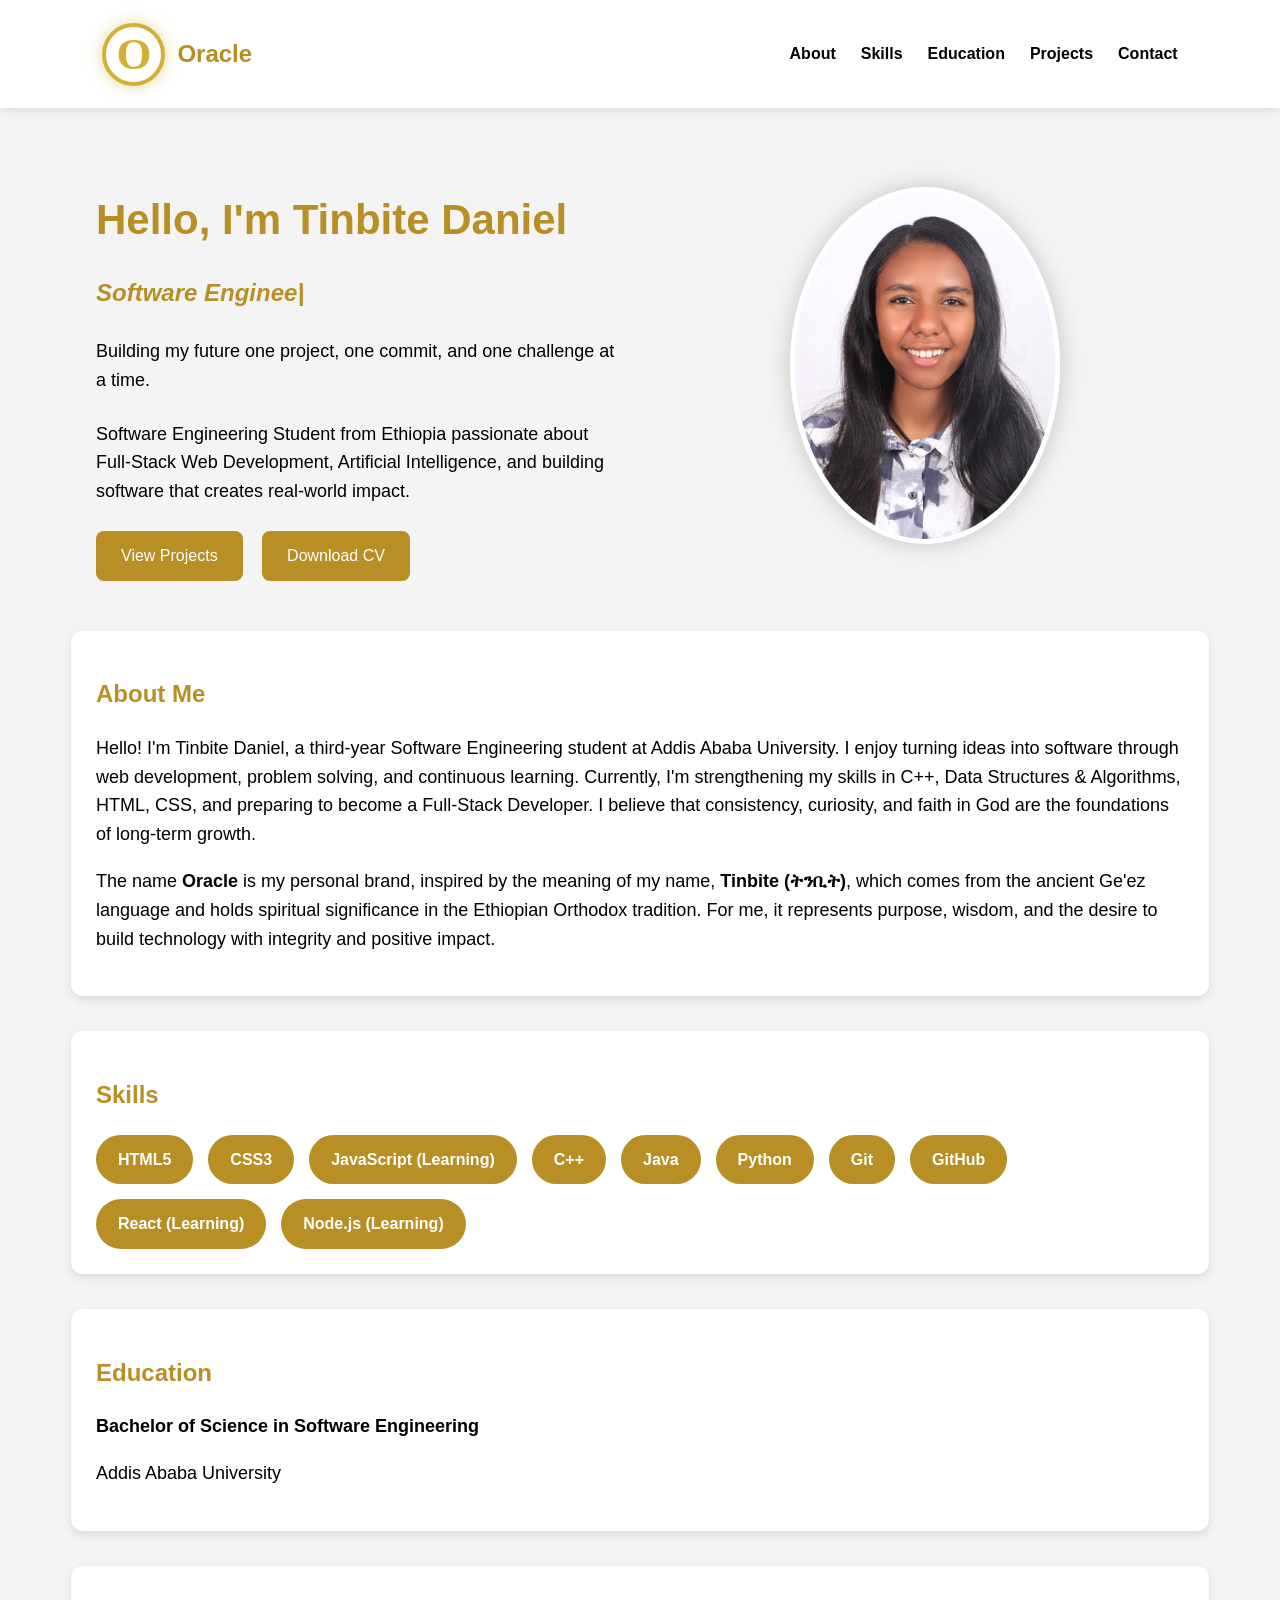
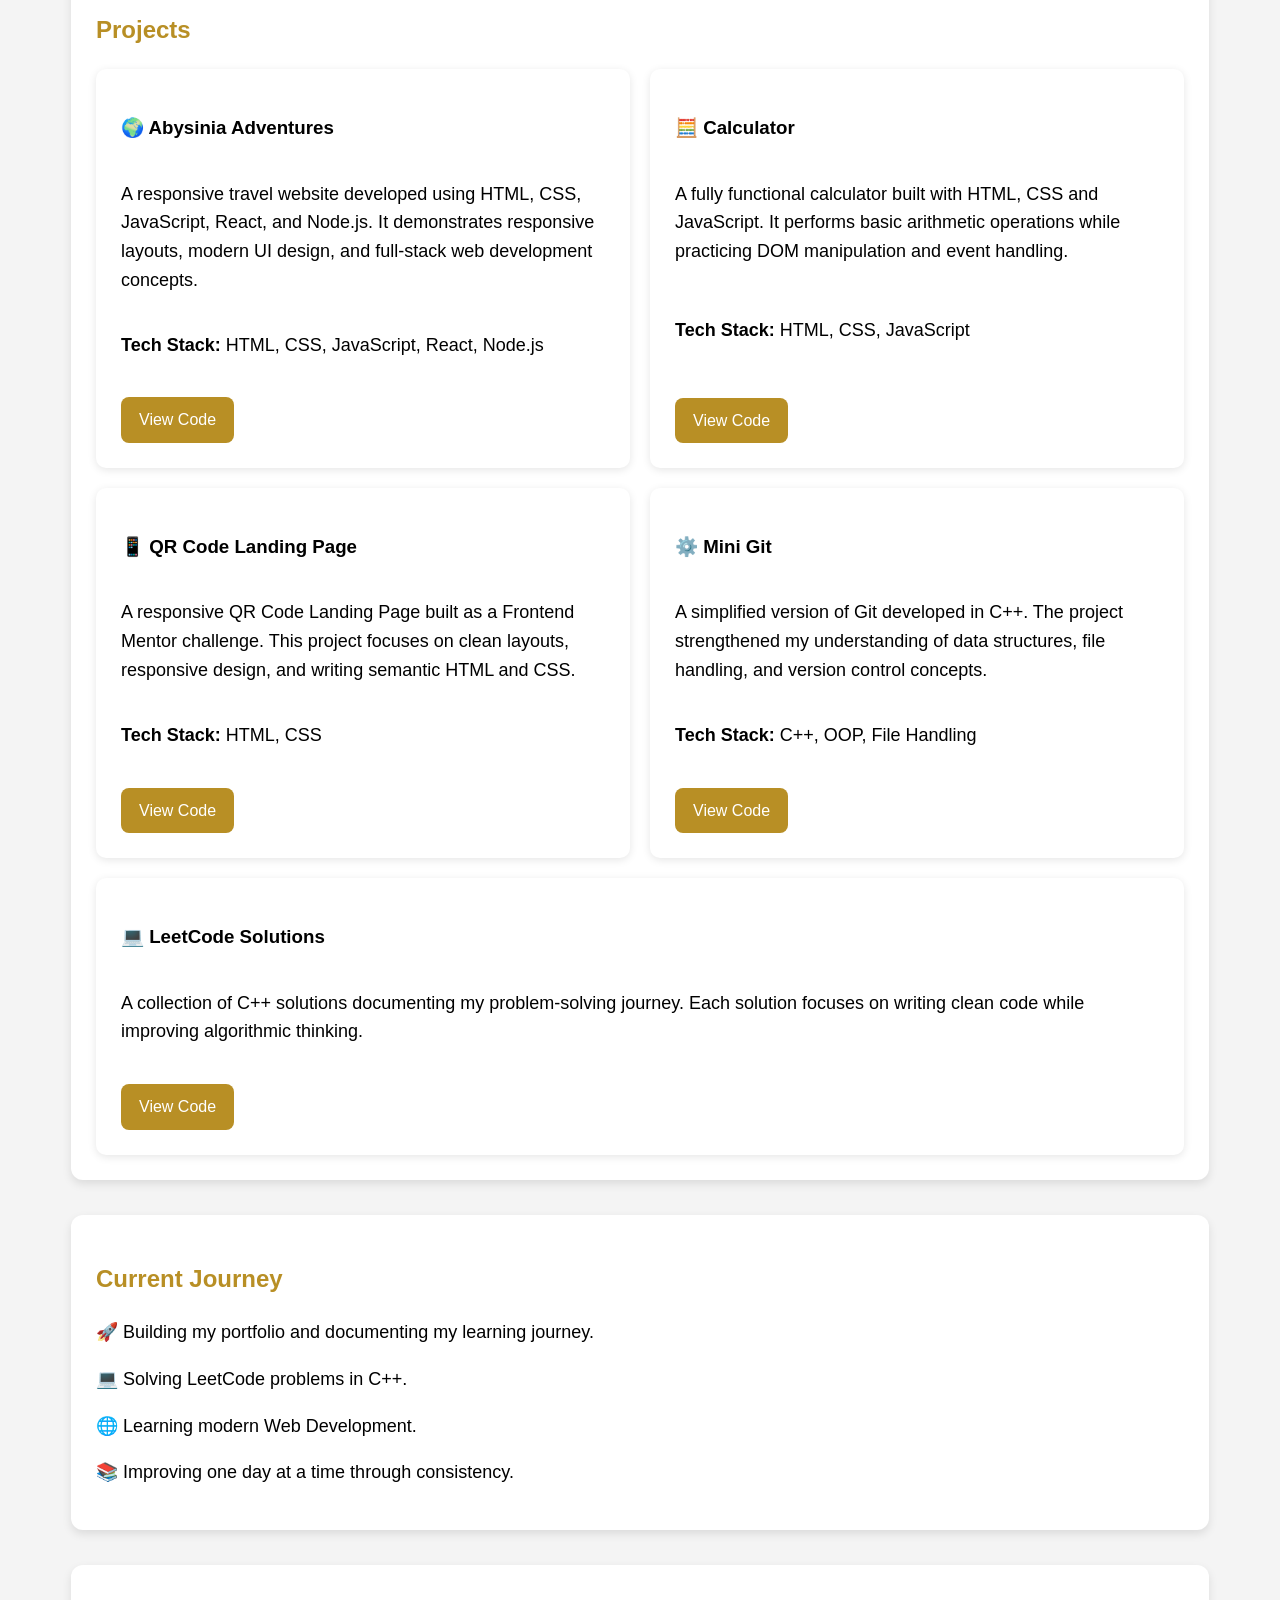
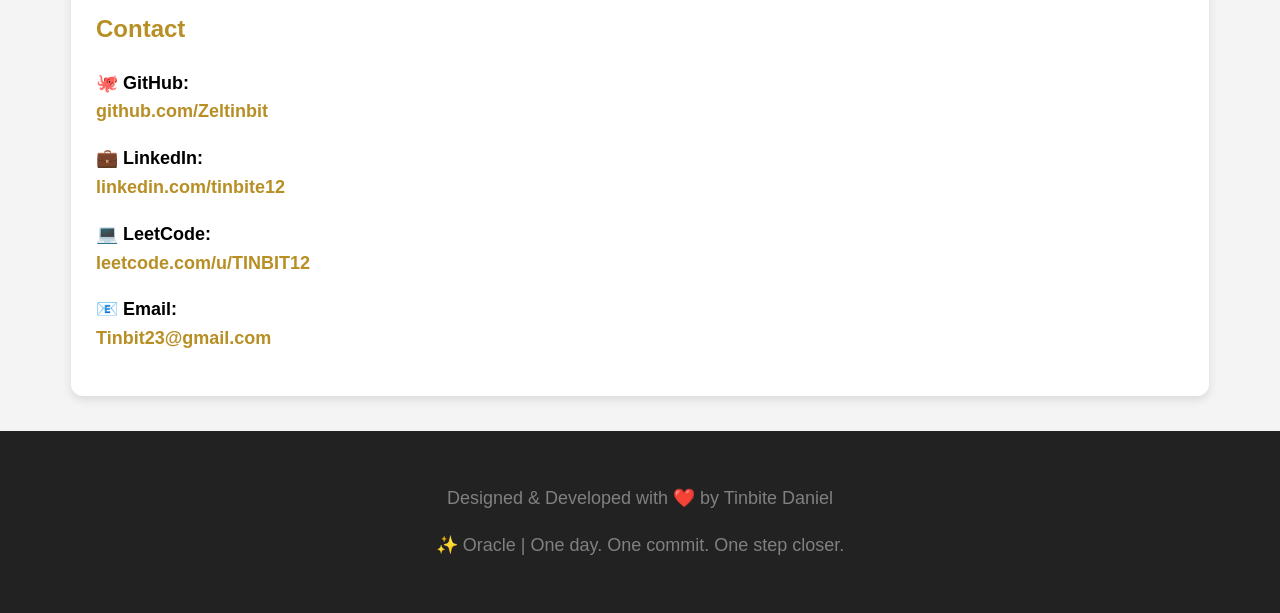
<file: DAY09/index.html>
<!DOCTYPE html>
<html lang="en">
<head>
    <meta charset="UTF-8">
    <meta name="viewport" content="width=device-width, initial-scale=1.0">
    <title>🌐 Tinbite Daniel | Portfolio</title>
    <link rel="stylesheet" href="style.css">
</head>

<body>
    <nav>

        <div class="brand">
            <div class="oracle-logo">O</div>
            <h2 class="logo">Oracle</h2>
        </div>

        <ul class="nav-links">
            <li><a href="#about">About</a></li>
            <li><a href="#skills">Skills</a></li>
            <li><a href="#education">Education</a></li>
            <li><a href="#projects">Projects</a></li>
            <li><a href="#contact">Contact</a></li>
        </ul>
    </nav>

    <header class="hero">

        <div class="hero-text">
            <h1>Hello, I'm Tinbite Daniel</h1>

            <p class="hero-subtitle">
                <span id="typing"></span>
            </p>

            <p>
                Building my future one project, one commit, and one challenge at a time.
            </p>

            <p>
                Software Engineering Student from Ethiopia passionate about
                Full-Stack Web Development, Artificial Intelligence,
                and building software that creates real-world impact.
            </p>

            <a href="#projects" class="btn">
            View Projects
            </a>

            <a href="https://drive.google.com/file/d/1On6WLGFTBmAtItQD59-RzGkgpCPC8Yhf/view?usp=sharing"
            download
            class="btn btn-secondary">
            Download CV
            </a>

        </div>

        <div class="hero-image">

            <img
                src="PROFILE_tinbit.jpg"
                alt="Tinbite Daniel">

        </div>

    </header>

    <section id="about" class="about card">
        <h2>About Me</h2>

        <p>
            Hello! I'm Tinbite Daniel, a third-year Software Engineering student at Addis Ababa University.
            I enjoy turning ideas into software through web development, problem solving, and continuous learning.
            Currently, I'm strengthening my skills in C++, Data Structures & Algorithms, HTML, CSS, and preparing to become a Full-Stack Developer.
            I believe that consistency, curiosity, and faith in God are the foundations of long-term growth.
        </p>

        <p>
            The name <strong>Oracle</strong> is my personal brand, inspired by the meaning of my name,
            <strong>Tinbite (ትንቢት)</strong>, which comes from the ancient Ge'ez language and holds spiritual
            significance in the Ethiopian Orthodox tradition. For me, it represents purpose, wisdom,
            and the desire to build technology with integrity and positive impact.
        </p>
    </section>

    <section id="skills" class="skills card">

        <h2>Skills</h2>

        <div class="skills-container">

            <div class="skill-card">HTML5</div>

            <div class="skill-card">CSS3</div>

            <div class="skill-card">JavaScript (Learning)</div>

            <div class="skill-card">C++</div>

            <div class="skill-card">Java</div>

            <div class="skill-card">Python</div>

            <div class="skill-card">Git</div>

            <div class="skill-card">GitHub</div>

            <div class="skill-card">React (Learning)</div>

            <div class="skill-card">Node.js (Learning)</div>

        </div>

    </section>

    <section id="education" class="education card">
        <h2>Education</h2>

        <p><strong>Bachelor of Science in Software Engineering</strong></p>
        <p>Addis Ababa University</p>
    </section>

    <section id="projects" class="projects card">

        <h2>Projects</h2>

        <div class="project-container">

        <!-- Travel Agency -->

        <div class="project-card">

        <h3>🌍 Abysinia Adventures</h3>

        <p>
        A responsive travel website developed using HTML, CSS,
        JavaScript, React, and Node.js. It demonstrates responsive layouts,
        modern UI design, and full-stack web development concepts.
        </p>

        <p><strong>Tech Stack:</strong> HTML, CSS, JavaScript, React, Node.js</p>

        <div class="project-buttons">

        <a href="https://github.com/Tinbit12/Abyssinia-Adventures" target="_blank" class="btn-project">
        View Code
        </a>
        </div>

        </div>

        <!-- Calculator -->

        <div class="project-card">

        <h3>🧮 Calculator</h3>

        <p>
        A fully functional calculator built with HTML, CSS and JavaScript.
        It performs basic arithmetic operations while practicing DOM
        manipulation and event handling.
        </p>

        <p><strong>Tech Stack:</strong> HTML, CSS, JavaScript</p>

        <div class="project-buttons">

        <a href="https://github.com/Tinbit12/calculator" target="_blank" class="btn-project">
        View Code
        </a>

        </div>

        </div>

        <!-- QR Code -->

        <div class="project-card">

        <h3>📱 QR Code Landing Page</h3>

        <p>
        A responsive QR Code Landing Page built as a Frontend Mentor challenge.
        This project focuses on clean layouts, responsive design,
        and writing semantic HTML and CSS.
        </p>

        <p><strong>Tech Stack:</strong> HTML, CSS</p>

        <div class="project-buttons">

        <a href="https://github.com/Tinbit12/qr-code-component" target="_blank" class="btn-project">
        View Code
        </a>

        </div>

        </div>

        <!-- Mini Git -->

        <div class="project-card">

        <h3>⚙️ Mini Git</h3>

        <p>
        A simplified version of Git developed in C++.
        The project strengthened my understanding of data structures,
        file handling, and version control concepts.
        </p>

        <p><strong>Tech Stack:</strong> C++, OOP, File Handling</p>

        <div class="project-buttons">

        <a href="https://github.com/Zeltinbit/minigit" target="_blank" class="btn-project">
        View Code
        </a>

        </div>

        </div>

        <!-- LeetCode -->

        <div class="project-card">

        <h3>💻 LeetCode Solutions</h3>

        <p>
        A collection of C++ solutions documenting my problem-solving journey.
        Each solution focuses on writing clean code while improving algorithmic thinking.
        </p>

        <div class="project-buttons">

        <a href="https://github.com/Zeltinbit/leetcode-solutions" target="_blank" class="btn-project">
        View Code
        </a>

        </div>

        </div>

        </div>

        </section>

                        

    <section class="card">

        <h2>Current Journey</h2>

        <p>

        🚀 Building my portfolio and documenting my learning journey.

        </p>

        <p>

        💻 Solving LeetCode problems in C++.

        </p>

        <p>

        🌐 Learning modern Web Development.

        </p>

        <p>

        📚 Improving one day at a time through consistency.

        </p>

    </section>

    <section id="contact" class="contact card">
        <h2>Contact</h2>

        <p>
            <strong>🐙 GitHub:</strong><br>
            <a href="https://github.com/Zeltinbit" target="_blank">
                github.com/Zeltinbit
            </a>
        </p>

        <p>
            <strong>💼 LinkedIn:</strong><br>
            <a href="https://www.linkedin.com/in/tinbite12" target="_blank">
                linkedin.com/tinbite12
            </a>
        </p>

        <p>
            <strong>💻 LeetCode:</strong><br>
            <a href="https://leetcode.com/u/TINBIT12" target="_blank">
                leetcode.com/u/TINBIT12
            </a>
        </p>

        <p>
            <strong>📧 Email:</strong><br>
            <a href="mailto:Tinbit23@gmail.com">
                Tinbit23@gmail.com
            </a>
        </p>

    </section>

    <footer>
        <p>
            Designed & Developed with ❤️ by Tinbite Daniel
        </p>

        <p>
        ✨ Oracle | One day. One commit. One step closer.
        </p>
    </footer>
<script src="script.js"></script>
</body>
</html>
</file>
<file: DAY02/style.css>
body {
    margin: 0;
    font-family: Arial, Helvetica, sans-serif;
    background-color: #f4f4f4;
}

header {
    background-color: #b88f25;
    color: white;
    text-align: center;
    padding: 40px;
}

h1 {
    margin-bottom: 10px;
    font-size: 40px;
}

p {
    font-size: 18px;
}

.about {
    width: 85%;
    margin: 40px auto;
    background-color: white;
    padding: 30px;
    border-radius: 10px;
}

h2 {
    color: #b88f25 ;
}

.education {
    width: 85%;
    margin: 40px auto;
    background-color: white;
    padding: 20px;
    border-radius: 10px;
}

.projects {
    width: 85%;
    margin: 40px auto;
    background-color: white;
    padding: 20px;
    border-radius: 10px;
}

.contact {
    width: 85%;
    margin: 40px auto;
    background-color: white;
    padding: 20px;
    border-radius: 10px;
}

footer {
    text-align:left;
    padding-left: 100px;
}
</file>
<file: DAY03/style.css>
body {
    margin: 0;
    font-family: Arial, Helvetica, sans-serif;
    background-color: #f4f4f4;
    line-height: 1.6;
}

/* Header */

header {
    background-color: #b88f25;
    color: white;
    text-align: center;
    padding: 40px;
}

h1 {
    margin-bottom: 10px;
    font-size: 40px;
}

h2 {
    color: #b88f25;
}

p {
    font-size: 18px;
}

/* Reusable Card */

.card {
    width: 85%;
    margin: 40px auto;
    background-color: white;
    padding: 25px;
    border-radius: 10px;
    box-shadow: 0 2px 8px rgba(0, 0, 0, 0.1);
}

/* Skills */

.skills ul {
    padding-left: 20px;
}

.skills li {
    margin-bottom: 10px;
}

/* Projects */

.project {
    margin-bottom: 25px;
}

.project h3 {
    margin-bottom: 8px;
}

/* Links */

a {
    color: #b88f25;
    text-decoration: none;
    font-weight: bold;
}

a:hover {
    text-decoration: underline;
}

/* Footer */

footer {
    text-align: center;
    padding: 25px;
    color: gray;
}
</file>
<file: DAY05/style.css>
body {
    margin: 0;
    font-family: Arial, Helvetica, sans-serif;
    background-color: #f4f4f4;
    line-height: 1.6;
}

/* Header */

header {
    background-color: #b88f25;
    color: white;
    text-align: center;
    padding: 50px 20px;
}

h1 {
    margin-bottom: 10px;
    font-size: 42px;
}

h2 {
    color: #b88f25;
    margin-bottom: 20px;
}

p {
    font-size: 18px;
}

/* Reusable Card */

.card {
    width: 85%;
    margin: 35px auto;
    background: white;
    padding: 25px;
    border-radius: 12px;
    box-shadow: 0 4px 10px rgba(0,0,0,0.1);
}

/* Skills */

.skills ul {
    padding-left: 20px;
}

.skills li {
    margin-bottom: 10px;
}

/* ---------- FLEXBOX ---------- */

.project-container {
    display: flex;
    justify-content: space-between;
    gap: 20px;
    flex-wrap: wrap;
}

.project-card {
    flex: 1;
    min-width: 250px;
    background: #fafafa;
    border-radius: 10px;
    padding: 20px;
    transition: transform 0.3s;
}

.project-card:hover {
    transform: translateY(-5px);
}

.project-card h3 {
    color: #b88f25;
}

/* Links */

a {
    color: #b88f25;
    text-decoration: none;
    font-weight: bold;
}

a:hover {
    text-decoration: underline;
}

/* Footer */

footer {
    text-align: center;
    padding: 25px;
    color: gray;
}
</file>
<file: DAY06/style.css>
body {
    margin: 0;
    font-family: Arial, Helvetica, sans-serif;
    background-color: #f4f4f4;
    line-height: 1.6;
}

nav {
    background-color: white;
    display: flex;
    justify-content: space-between;
    align-items: center;
    padding: 15px 8%;
    box-shadow: 0 2px 10px rgba(0, 0, 0, 0.1);
}

.logo {
    color: #b88f25;
    margin: 0;
}

.nav-links {
    display: flex;
    list-style: none;
    gap: 25px;
    margin: 0;
    padding: 0;
}

.nav-links li {
    list-style: none;
}

.nav-links a {
    text-decoration: none;
    color: black;
    font-weight: bold;
    transition: color 0.3s;
}

.nav-links a:hover {
    color: #b88f25;
}

.hero {
    width: 85%;
    margin: 50px auto;
    display: flex;
    justify-content: space-between;
    align-items: center;
    gap: 50px;
}

.hero-text {
    flex: 1;
}

.hero-text h1 {
    color: #b88f25;
    font-size: 48px;
    margin-bottom: 20px;
}

.hero-text p {
    margin-bottom: 25px;
}

.hero-image {
    flex: 1;
    text-align: center;
}

.hero-image img {
    width: 250px;
    border-radius: 50%;
    box-shadow: 0 5px 15px rgba(0, 0, 0, 0.2);
}


.btn {
    display: inline-block;
    background-color: #b88f25;
    color: white !important;
    padding: 12px 25px;
    border-radius: 8px;
    text-decoration: none;
    transition: background-color 0.3s;
}

.btn:hover {
    background-color: #8d6c1f;
}

.card {
    width: 85%;
    margin: 35px auto;
    background-color: white;
    padding: 25px;
    border-radius: 12px;
    box-shadow: 0 4px 10px rgba(0, 0, 0, 0.1);
}

h2 {
    color: #b88f25;
    margin-bottom: 20px;
}

p {
    font-size: 18px;
}

.skills ul {
    padding-left: 20px;
}

.skills li {
    margin-bottom: 10px;
}

.project-container {
    display: flex;
    justify-content: space-between;
    gap: 20px;
    flex-wrap: wrap;
}

.project-card {
    flex: 1;
    min-width: 250px;
    background-color: #fafafa;
    padding: 20px;
    border-radius: 10px;
    transition: transform 0.3s, box-shadow 0.3s;
}

.project-card:hover {
    transform: translateY(-6px);
    box-shadow: 0 6px 14px rgba(0, 0, 0, 0.15);
}

.project-card h3 {
    color: #b88f25;
}

.contact a {
    color: #b88f25;
    text-decoration: none;
    font-weight: bold;
}

.contact a:hover {
    text-decoration: underline;
}

footer {
    text-align: center;
    padding: 25px;
    color: gray;
}
</file>
<file: DAY07/style.css>
html {
    scroll-behavior: smooth;
}

body {
    margin: 0;
    font-family: Arial, Helvetica, sans-serif;
    background-color: #f4f4f4;
    line-height: 1.6;
}

nav {
    background-color: white;
    display: flex;
    justify-content: space-between;
    align-items: center;
    padding: 15px 8%;
    box-shadow: 0 2px 10px rgba(0, 0, 0, 0.1);

    position: sticky;
    top: 0;
    z-index: 1000;
}

.logo {
    color: #b88f25;
    margin: 0;
}

.nav-links {
    display: flex;
    list-style: none;
    gap: 25px;
    margin: 0;
    padding: 0;
}

.nav-links li {
    list-style: none;
}

.nav-links a {
    text-decoration: none;
    color: black;
    font-weight: bold;
    transition: color 0.3s;
}

.nav-links a {
    position: relative;
}

.nav-links a::after {
    content: "";
    position: absolute;
    left: 0;
    bottom: -5px;

    width: 0;
    height: 2px;

    background-color: #b88f25;
    transition: width 0.3s;
}

.nav-links a:hover {
    color: #b88f25;
}

.nav-links a:hover::after {
    width: 100%;
}

.hero {
    width: 85%;
    margin: 50px auto;
    display: flex;
    justify-content: space-between;
    align-items: center;
    gap: 50px;
}

.hero-text {
    flex: 1;
}

.hero-text h1 {
    color: #b88f25;
    font-size: 48px;
    margin-bottom: 20px;
}

.hero-subtitle {
    color: gray;
    font-style: italic;
    margin-bottom: 25px;
}

.hero-text p {
    margin-bottom: 25px;
}

.hero-image {
    flex: 1;
    text-align: center;
}

.hero-image img {
    width: 250px;
    border-radius: 50%;
    box-shadow: 0 5px 15px rgba(0, 0, 0, 0.2);
}


.btn {
    display: inline-block;
    background-color: #b88f25;
    color: white !important;
    padding: 12px 25px;
    border-radius: 8px;
    text-decoration: none;
    transition: background-color 0.3s;
}

.btn:hover {
    background-color: #8d6c1f;
}

.card {
    width: 85%;
    margin: 35px auto;
    background-color: white;
    padding: 25px;
    border-radius: 12px;
    box-shadow: 0 4px 10px rgba(0, 0, 0, 0.1);
}

h2 {
    color: #b88f25;
    margin-bottom: 20px;
}

p {
    font-size: 18px;
}

.skills ul {
    padding-left: 20px;
}

.skills li {
    margin-bottom: 10px;
}

.project-container {
    display: flex;
    justify-content: space-between;
    gap: 20px;
    flex-wrap: wrap;
}

.project-card {
    flex: 1;
    min-width: 250px;
    background-color: #fafafa;
    padding: 20px;
    border-radius: 10px;
    transition: transform 0.3s, box-shadow 0.3s;
}

.project-card:hover {
    transform: translateY(-6px);
    box-shadow: 0 6px 14px rgba(0, 0, 0, 0.15);
}

.project-card h3 {
    color: #b88f25;
}

.contact a {
    color: #b88f25;
    text-decoration: none;
    font-weight: bold;
}

.contact a:hover {
    text-decoration: underline;
}

footer {
    text-align: center;
    padding: 25px;
    color: gray;
}

@media (max-width: 768px) {

    .hero {
        flex-direction: column;
        text-align: center;
    }

    .hero-image img {
        width: 180px;
    }

    .project-container {
        flex-direction: column;
    }

    .nav-links {
        flex-direction: column;
        gap: 10px;
        text-align: center;
    }

    nav {
        flex-direction: column;
        gap: 15px;
    }

}
</file>
<file: DAY08/style.css>
html {
    scroll-behavior: smooth;
}

body {
    margin: 0;
    font-family: Arial, Helvetica, sans-serif;
    background-color: #f4f4f4;
    line-height: 1.6;
}

nav {
    background-color: white;
    display: flex;
    justify-content: space-between;
    align-items: center;
    padding: 15px 8%;
    box-shadow: 0 2px 10px rgba(0, 0, 0, 0.1);

    position: sticky;
    top: 0;
    z-index: 1000;
}

.logo {
    color: #b88f25;
    margin: 0;
}

.nav-links {
    display: flex;
    list-style: none;
    gap: 25px;
    margin: 0;
    padding: 0;
}

.nav-links li {
    list-style: none;
}

.nav-links a {
    text-decoration: none;
    color: black;
    font-weight: bold;
    transition: color 0.3s;
}

.nav-links a {
    position: relative;
}

.nav-links a::after {
    content: "";
    position: absolute;
    left: 0;
    bottom: -5px;

    width: 0;
    height: 2px;

    background-color: #b88f25;
    transition: width 0.3s;
}

.nav-links a:hover {
    color: #b88f25;
}

.nav-links a:hover::after {
    width: 100%;
}

.hero {
    width: 85%;
    margin: 50px auto;
    display: flex;
    justify-content: space-between;
    align-items: center;
    gap: 50px;
}

.hero-text {
    flex: 1;
}

.hero-text h1 {
    color: #b88f25;
    font-size: 48px;
    margin-bottom: 20px;
}

.hero-subtitle {
    color: gray;
    font-style: italic;
    margin-bottom: 25px;
}

.hero-text p {
    margin-bottom: 25px;
}

.hero-image {
    flex: 1;
    text-align: center;
}

.hero-image img{

    border-radius:50%;
    border:5px solid white;
    box-shadow:0 0 25px rgba(0,0,0,.2);

}

.btn-secondary{

    background:#333;

    margin-left:15px;

}

.btn-secondary:hover{

    background:#111;

}

.btn {
    display: inline-block;
    background-color: #b88f25;
    color: white !important;
    padding: 12px 25px;
    border-radius: 8px;
    text-decoration: none;
    transition: background-color 0.3s;
}

.btn:hover {
    background-color: #8d6c1f;
    transform:translateY(-3px);
}

.card {
    width: 85%;
    margin: 35px auto;
    background-color: white;
    padding: 25px;
    border-radius: 12px;
    box-shadow: 0 4px 10px rgba(0, 0, 0, 0.1);
    transition:0.3s;
}

.card:hover {
    transform:translateY(-6px);
}


h2 {
    color: #b88f25;
    margin-bottom: 20px;
}

p {
    font-size: 18px;
}

/* Skills */

.skills-container{
    display:flex;
    flex-wrap:wrap;
    gap:15px;
    margin-top:20px;
}

.skill-card{
    background:#b88f25;
    color:white;
    padding:12px 22px;
    border-radius:30px;
    font-weight:bold;
    transition:0.3s;
}

.skill-card:hover{
    transform:scale(1.08);
}

.project-container {
    display: flex;
    justify-content: space-between;
    gap: 20px;
    flex-wrap: wrap;
}

.project-buttons{
    margin-top:20px;
}

.project-card{

    background:white;
    border-radius:10px;
    padding:25px;
    flex:1 1 320px;
    display:flex;
    flex-direction:column;
    justify-content:space-between;
    box-shadow:0 2px 8px rgba(0,0,0,.1);
    transition:.3s;
}

.project-card:hover{
    transform:translateY(-8px);
}

.project-card p{
    flex-grow:1;
}

.project-buttons{
    margin-top:20px;
}

.btn-project{
    display:inline-block;
    background:#b88f25;
    color:white;
    padding:10px 18px;
    border-radius:8px;
    text-decoration:none;
    margin-right:10px;
    transition:0.3s;
}

.btn-project:hover{
    background:#926d14;
}


.contact a {
    color: #b88f25;
    text-decoration: none;
    font-weight: bold;
}

.contact a:hover {
    text-decoration: underline;
}

footer {
    background:#222;
    text-align: center;
    padding: 35px;
    color: gray;
}

@media (max-width: 768px) {

    .hero {
        flex-direction: column;
        text-align: center;
    }

    .hero-image img {
        width: 180px;
    }

    .project-container {
        flex-direction: column;
    }

    .nav-links {
        flex-direction: column;
        gap: 10px;
        text-align: center;
    }

    nav {
        flex-direction: column;
        gap: 15px;
    }

}
</file>
<file: DAY09/style.css>
html {
    scroll-behavior: smooth;
}

body {
    margin: 0;
    font-family: Arial, Helvetica, sans-serif;
    background-color: #f4f4f4;
    line-height: 1.6;
}

nav {
    background-color: white;
    display: flex;
    justify-content: space-between;
    align-items: center;
    padding: 15px 8%;
    box-shadow: 0 2px 10px rgba(0, 0, 0, 0.1);

    position: sticky;
    top: 0;
    z-index: 1000;
}


.brand {
    display: flex;
    align-items: center;
    gap: 12px;
}


.oracle-logo {
    width: 55px;
    height: 55px;

    display: flex;
    justify-content: center;
    align-items: center;

    border-radius: 50%;

    font-size: 45px;
    font-weight: bold;

    color: #d4af37;

    border: 4px solid #d4af37;

    font-family: Georgia, serif;

    box-shadow: 
        0 0 15px rgba(212,175,55,0.5);

    animation: goldGlow 3s infinite;
}


@keyframes goldGlow {

    0% {
        box-shadow: 0 0 10px rgba(212,175,55,0.3);
    }

    50% {
        box-shadow: 0 0 25px rgba(212,175,55,0.8);
    }

    100% {
        box-shadow: 0 0 10px rgba(212,175,55,0.3);
    }

}

.nav-links {
    display: flex;
    list-style: none;
    gap: 25px;
    margin: 0;
    padding: 0;
}

.nav-links li {
    list-style: none;
}

.nav-links a {
    text-decoration: none;
    color: black;
    font-weight: bold;
    transition: color 0.3s;
}

.nav-links a {
    position: relative;
}

.nav-links a::after {
    content: "";
    position: absolute;
    left: 0;
    bottom: -5px;

    width: 0;
    height: 2px;

    background-color: #b88f25;
    transition: width 0.3s;
}

.nav-links a:hover {
    color: #b88f25;
}

.nav-links a:hover::after {
    width: 100%;
}

.hero {
    width: 85%;
    margin: 50px auto;
    display: flex;
    justify-content: space-between;
    align-items: center;
    gap: 50px;
}

.hero-text {
    flex: 1;
}

.hero-text h1 {
    color: #b88f25;
    font-size: 42px;
    margin-bottom: 20px;
}

.hero-subtitle {
    color: gray;
    font-style: italic;
    margin-bottom: 25px;
}

#typing {
    color: #b88f25;
    font-weight: bold;
    font-size: 24px;
}

#typing::after {
    content: "|";
    animation: blink .8s infinite;
}

@keyframes blink {
    50% {
        opacity: 0;
    }
}

.hero-text p {
    margin-bottom: 25px;
}

.hero-image {
    flex: 1;
    text-align: center;
}

.hero-image img {
    width: 260px;
    border-radius: 50%;
    border: 5px solid white;
    box-shadow: 0 0 25px rgba(0,0,0,.2);
    transition: transform .4s, box-shadow .4s;
}

.hero-image img:hover {
    transform: scale(1.05);
    box-shadow: 0 0 35px rgba(184,143,37,.5);
}

.btn-secondary{
    background:#333;
    margin-left:15px;
}

.btn-secondary:hover{
    background:#111;
}

.btn {
    display: inline-block;
    background-color: #b88f25;
    color: white !important;
    padding: 12px 25px;
    border-radius: 8px;
    text-decoration: none;
    transition: background-color 0.3s;
}

.btn:hover {
    background-color: #8d6c1f;
    transform:translateY(-3px);
}

.card {
    width: 85%;
    margin: 35px auto;
    background-color: white;
    padding: 25px;
    border-radius: 12px;
    box-shadow: 0 4px 10px rgba(0, 0, 0, 0.1);
    transition:0.3s;
}

.card:hover {
    transform:translateY(-6px);
}


h2 {
    color: #b88f25;
    margin-bottom: 20px;
}

p {
    font-size: 18px;
}

/* Skills */

.skills-container{
    display:flex;
    flex-wrap:wrap;
    gap:15px;
    margin-top:20px;
}

.skill-card{
    background:#b88f25;
    color:white;
    padding:12px 22px;
    border-radius:30px;
    font-weight:bold;
    transition:0.3s;
}

.skill-card:hover{
    transform:scale(1.08);
}

.project-container {
    display: flex;
    justify-content: space-between;
    gap: 20px;
    flex-wrap: wrap;
}

.project-buttons{
    margin-top:20px;
}

.project-card{

    background:white;
    border-radius:10px;
    padding:25px;
    flex:1 1 320px;
    display:flex;
    flex-direction:column;
    justify-content:space-between;
    box-shadow:0 2px 8px rgba(0,0,0,.1);
    transition:.3s;
}

.project-card:hover{
    transform:translateY(-8px);
}

.project-card p{
    flex-grow:1;
}

.project-buttons{
    margin-top:20px;
}

.btn-project{
    display:inline-block;
    background:#b88f25;
    color:white;
    padding:10px 18px;
    border-radius:8px;
    text-decoration:none;
    margin-right:10px;
    transition:0.3s;
}

.btn-project:hover{
    background:#926d14;
}


.contact a {
    color: #b88f25;
    text-decoration: none;
    font-weight: bold;
}

.contact a:hover {
    text-decoration: underline;
}

footer {
    background:#222;
    text-align: center;
    padding: 35px;
    color: gray;
}

@media (max-width: 768px) {

    .hero {
        flex-direction: column;
        text-align: center;
    }

    .hero-image img {
        width: 180px;
    }

    .project-container {
        flex-direction: column;
    }

    .nav-links {
        flex-direction: column;
        gap: 10px;
        text-align: center;
    }

    nav {
        flex-direction: column;
        gap: 15px;
    }

}
</file>
